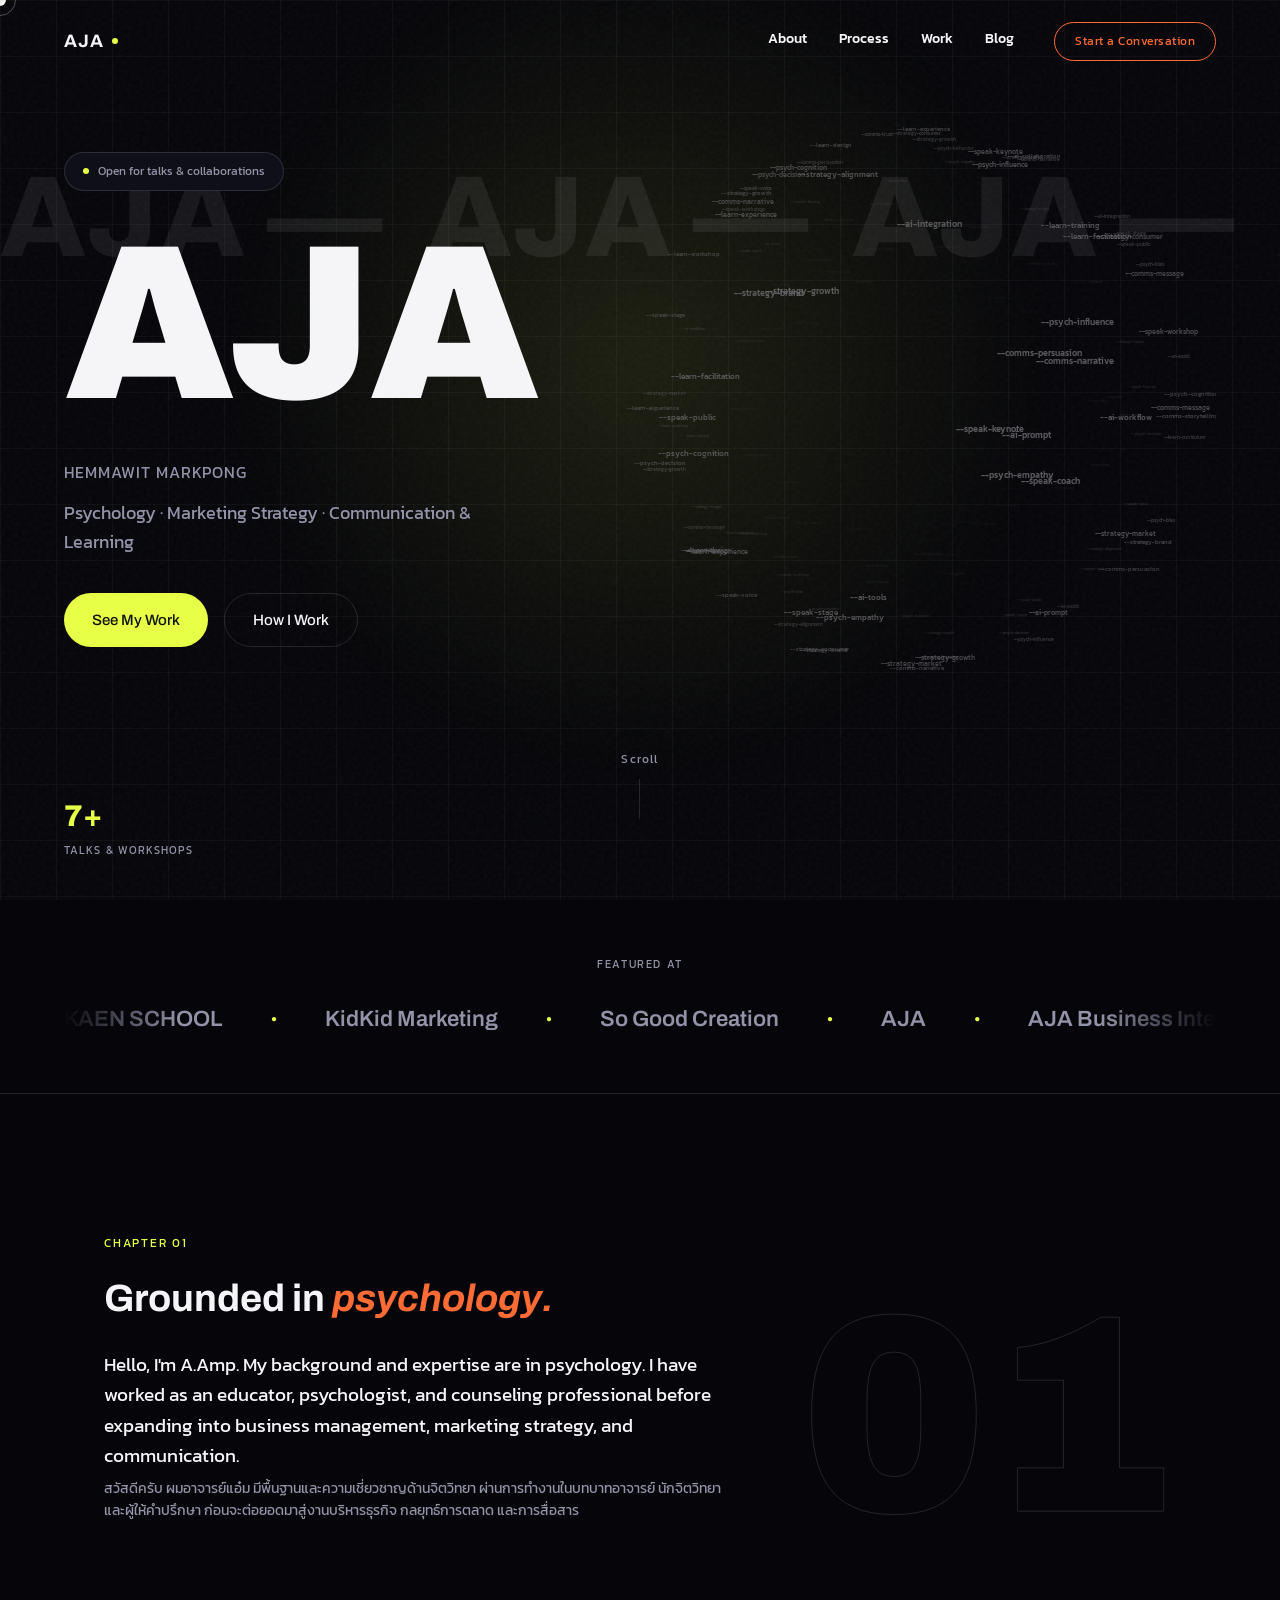
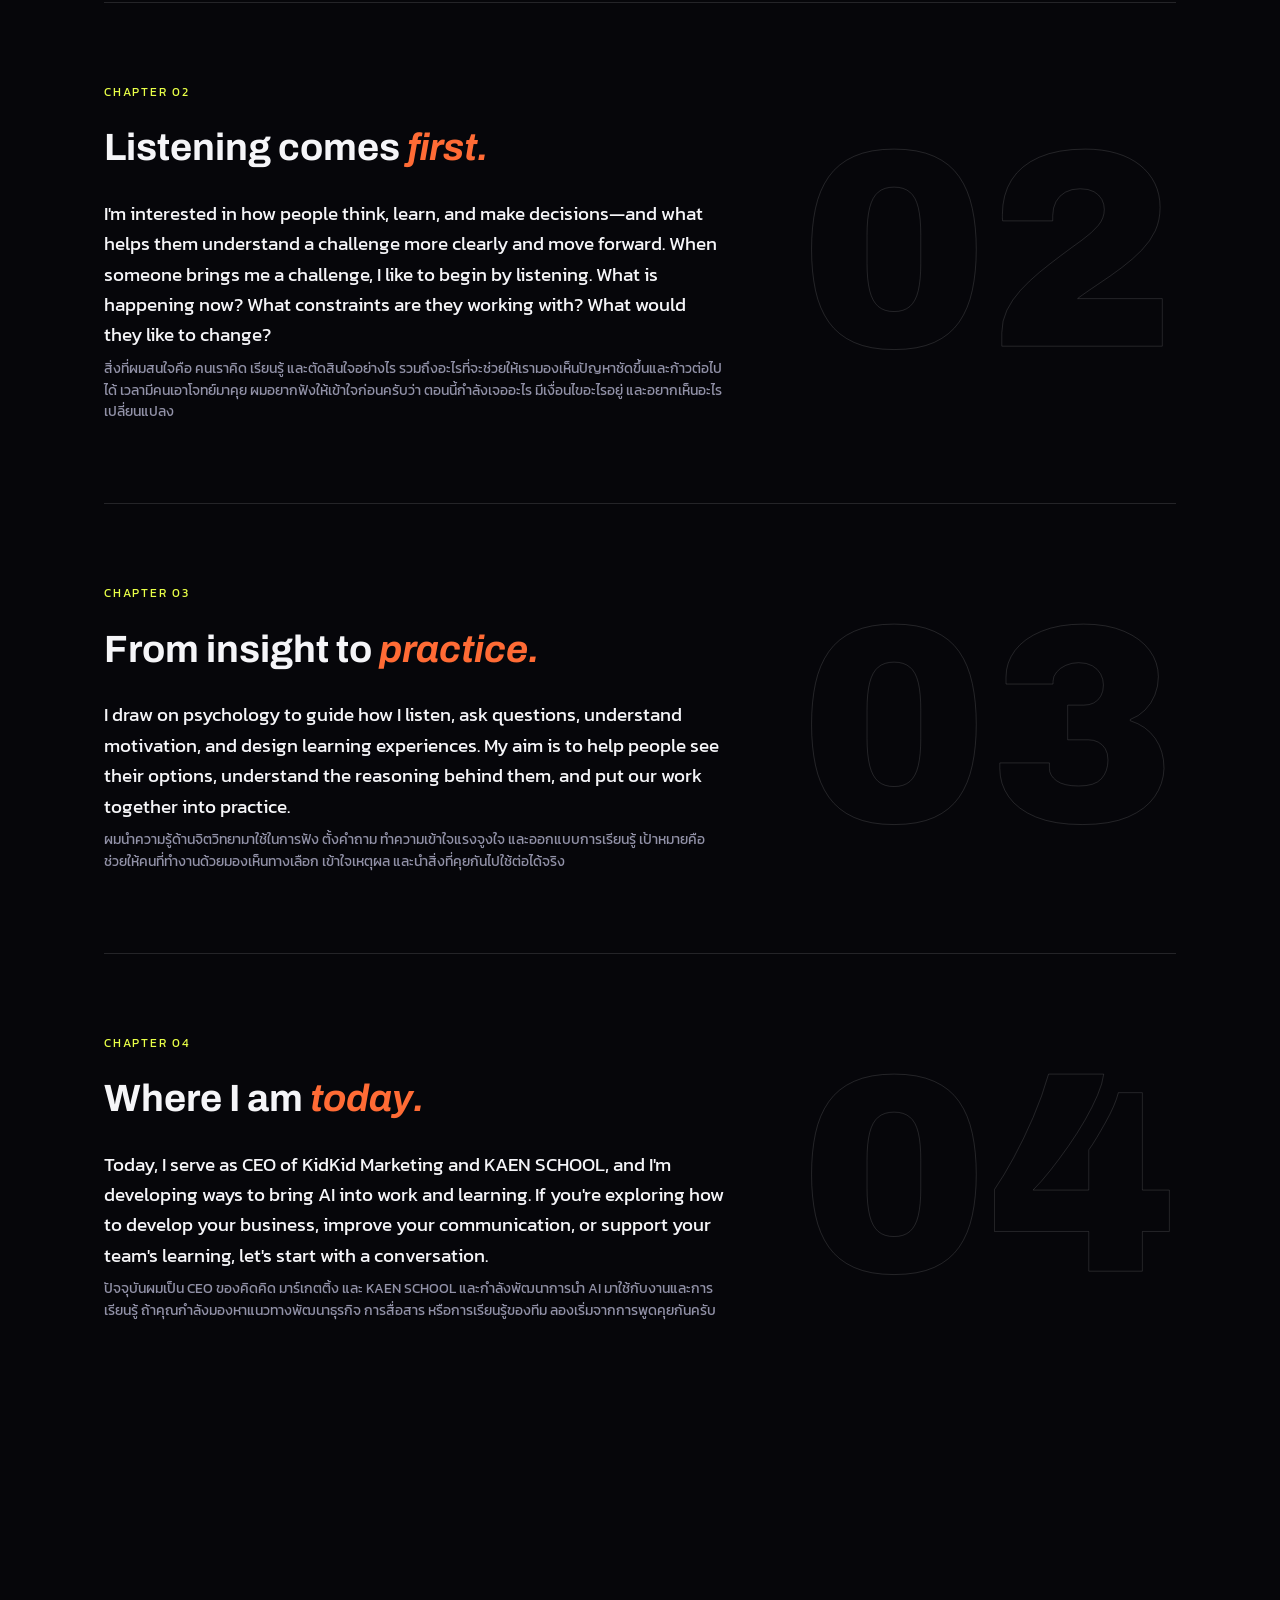
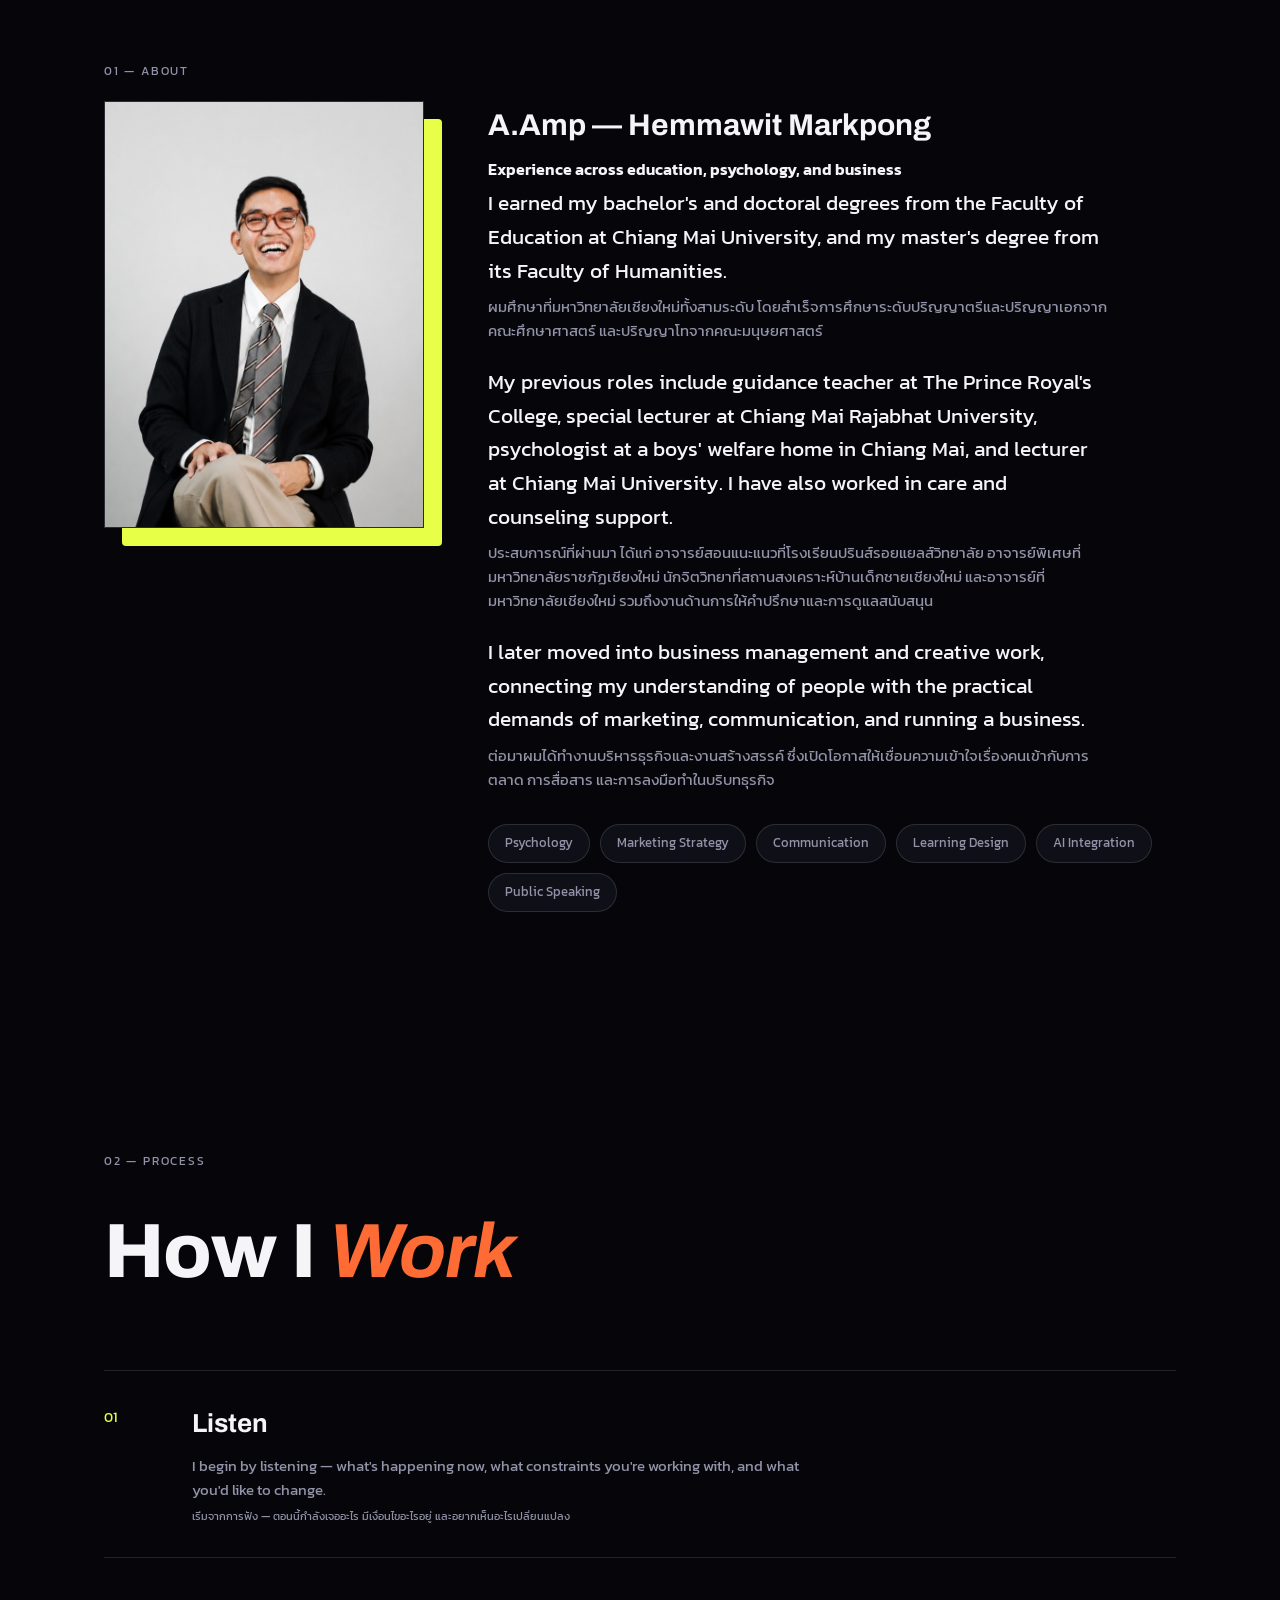
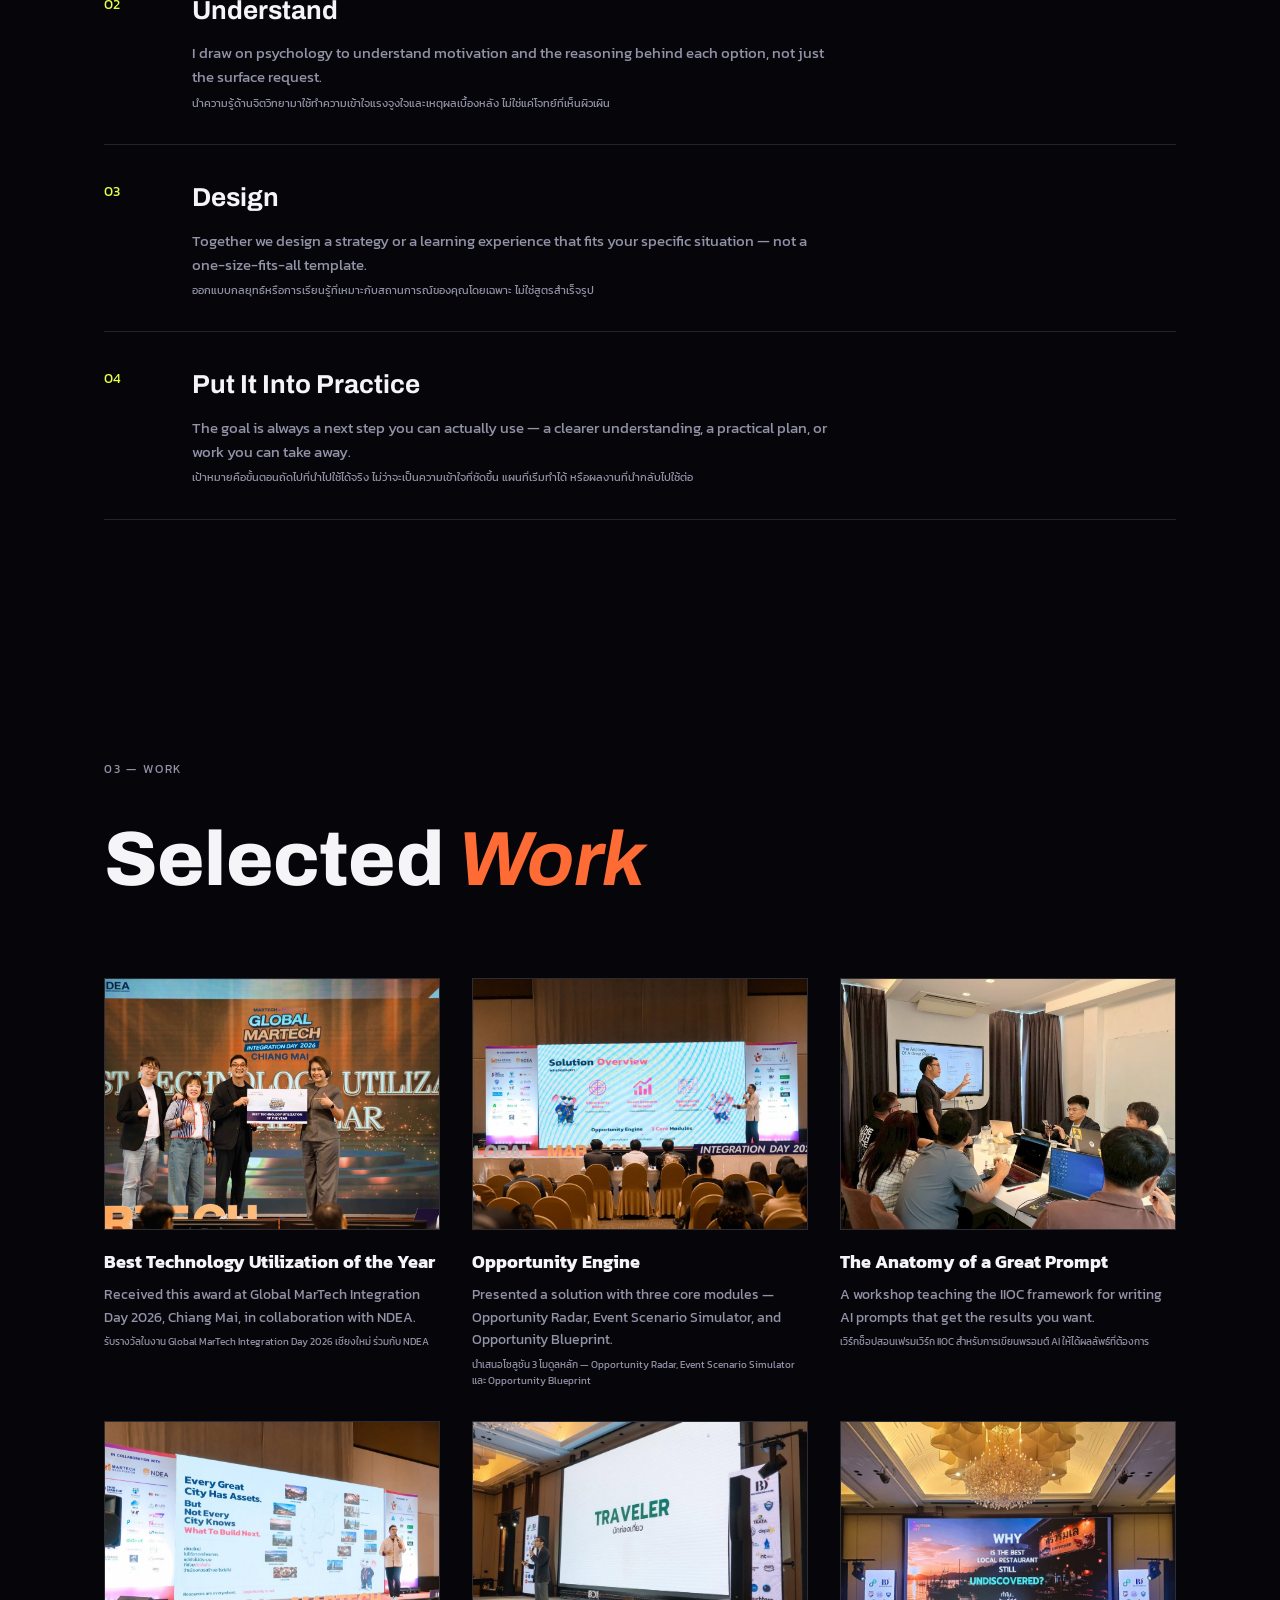
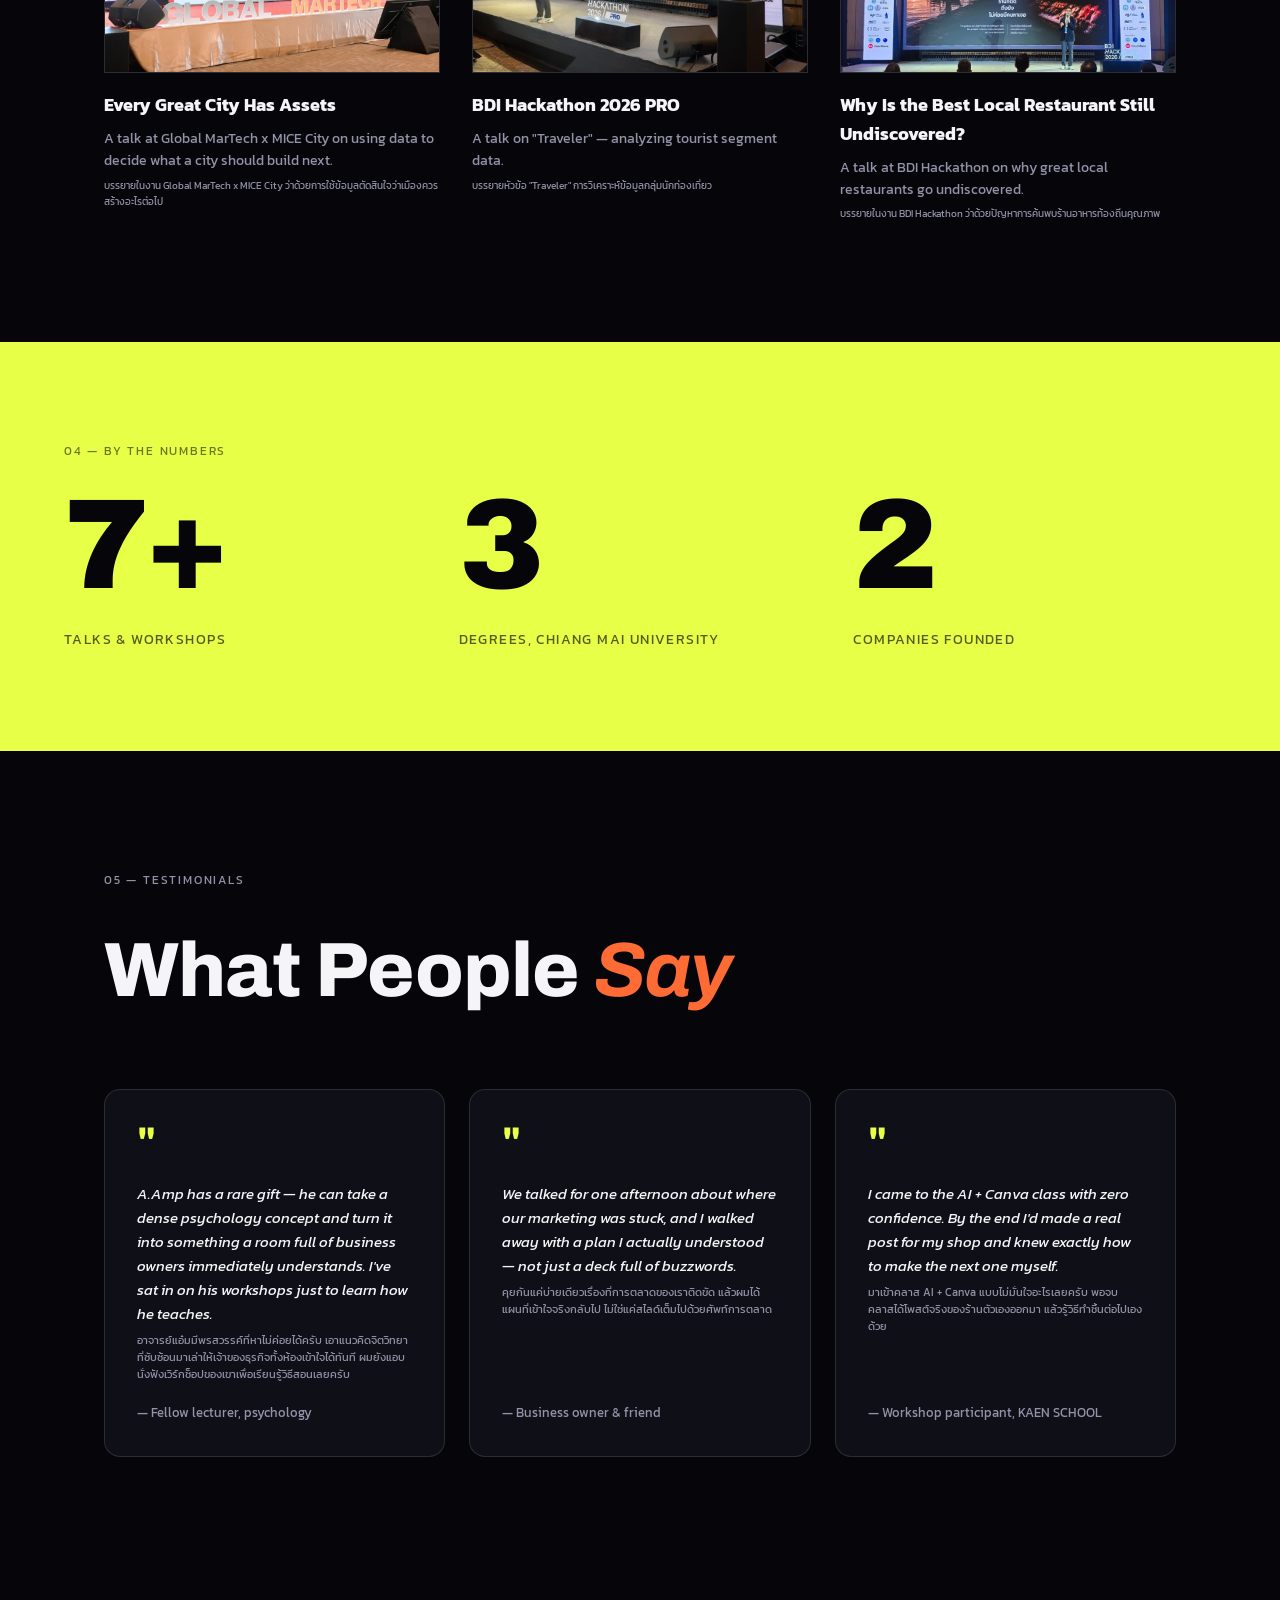
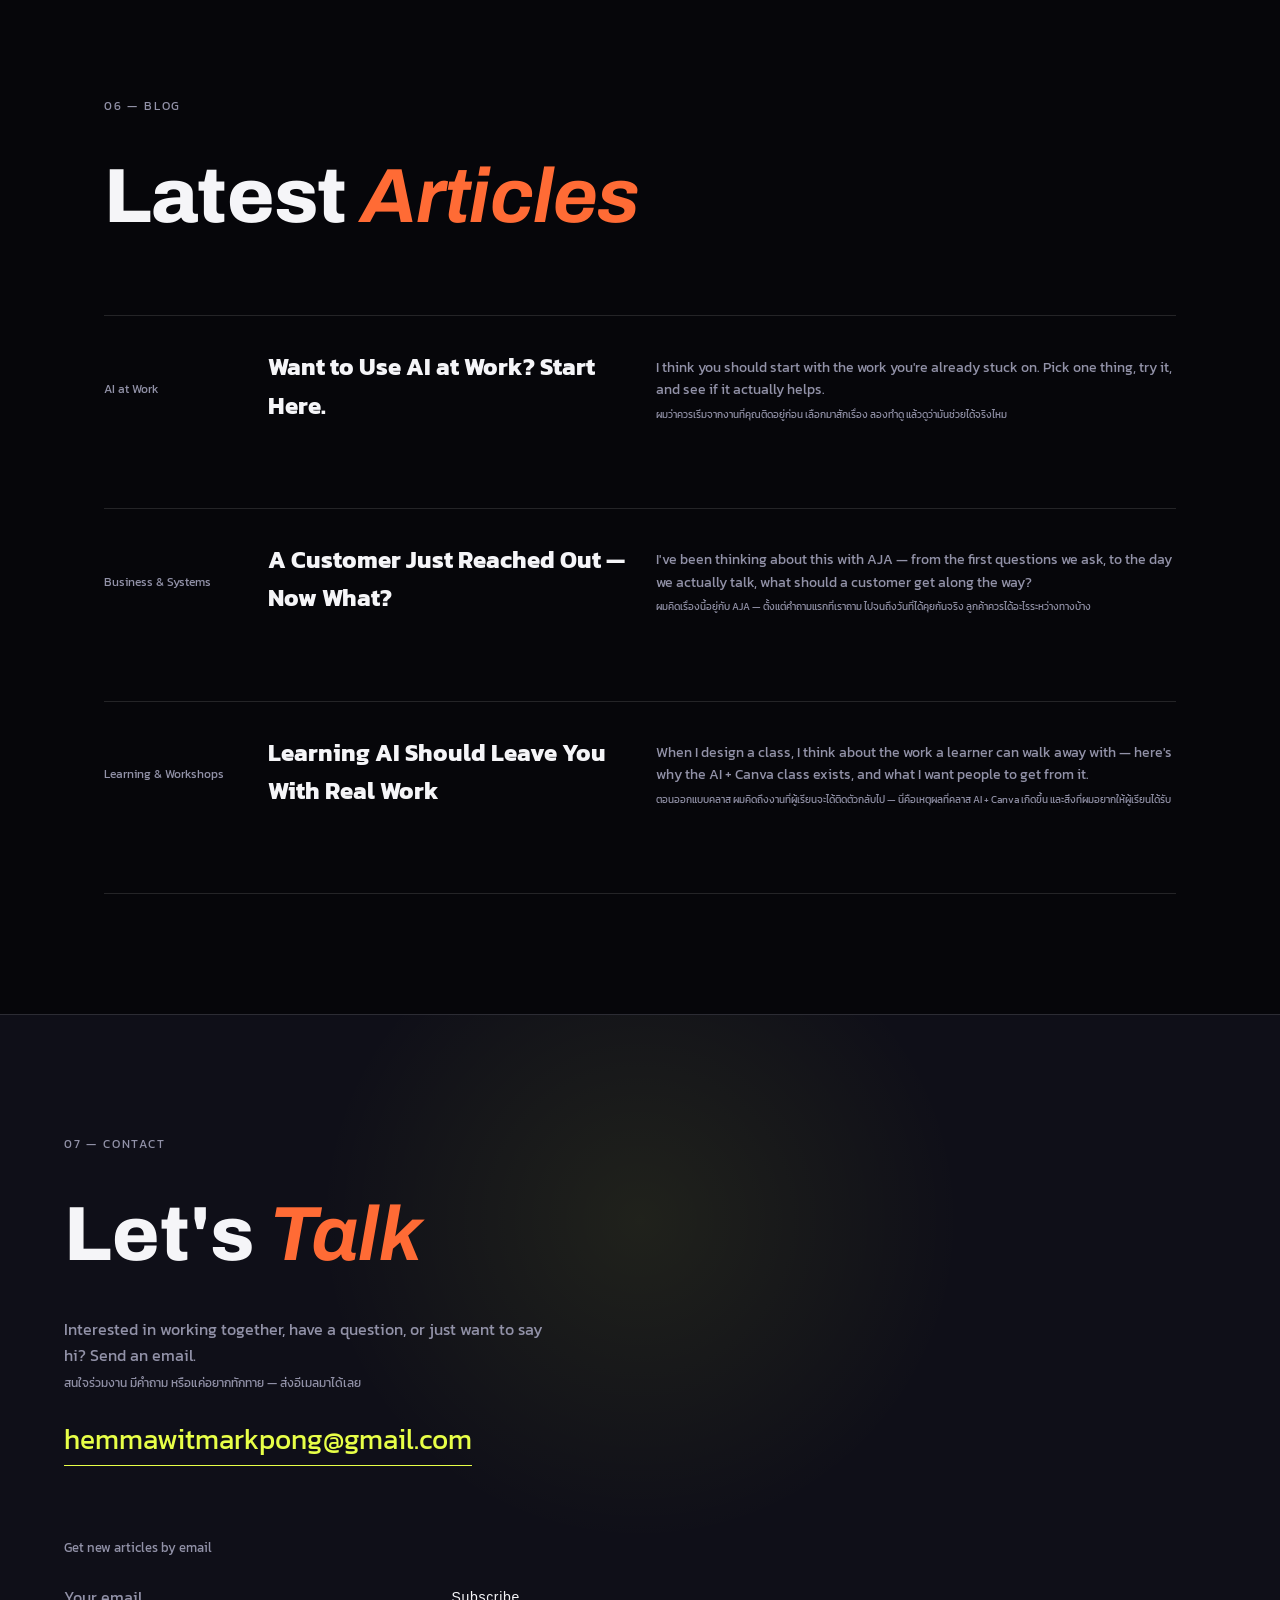
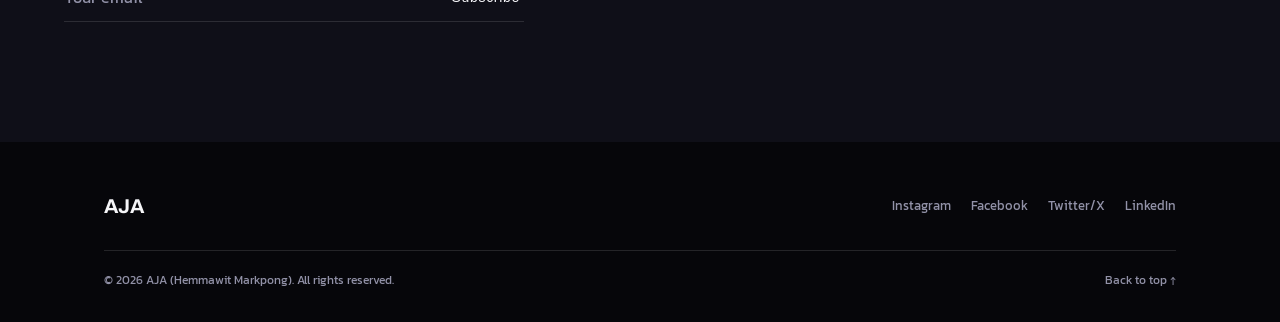
<file: index.html>
<!DOCTYPE html>
<html lang="en">
<head>
<meta charset="UTF-8">
<meta name="viewport" content="width=device-width, initial-scale=1.0">
<title>AJA — Personal Website</title>
<link rel="icon" href="data:image/svg+xml,%3Csvg xmlns='http://www.w3.org/2000/svg' viewBox='0 0 100 100'%3E%3Crect width='100' height='100' rx='20' fill='%2306060a'/%3E%3Ctext x='50' y='68' font-family='Arial,sans-serif' font-size='58' font-weight='900' fill='%23e8ff47' text-anchor='middle'%3EA%3C/text%3E%3C/svg%3E">
<meta name="description" content="Personal website of AJA (Hemmawit Markpong) — psychology, marketing strategy, communication &amp; learning.">
<meta property="og:type" content="website">
<meta property="og:url" content="https://hemmawitmarkpong-ai.github.io/aja-website/">
<meta property="og:title" content="AJA — Personal Website">
<meta property="og:description" content="Psychology, marketing strategy, communication & learning.">
<meta property="og:image" content="https://hemmawitmarkpong-ai.github.io/aja-website/assets/profile/profile.jpg">
<meta name="twitter:card" content="summary">
<link rel="preconnect" href="https://fonts.googleapis.com">
<link rel="preconnect" href="https://fonts.gstatic.com" crossorigin>
<link href="https://fonts.googleapis.com/css2?family=Kanit:wght@300;400;500;600;700;800;900&family=Archivo:ital,wght@0,600;0,700;0,800;0,900;1,600;1,700&display=swap" rel="stylesheet">
<link rel="stylesheet" href="css/style.css">
</head>
<body>

<div class="progress-bar" id="progressBar"></div>
<div class="cursor-ring" id="cursorRing"></div>
<div class="cursor-dot" id="cursorDot"></div>

<header class="nav" id="nav">
  <a href="#top" class="nav__logo">AJA</a>
  <div class="nav__right">
    <nav class="nav__links">
      <a href="#about">About</a>
      <a href="#process">Process</a>
      <a href="#work">Work</a>
      <a href="#blog">Blog</a>
    </nav>
    <a href="#contact" class="nav__cta">Start a Conversation</a>
  </div>
  <button class="nav__toggle" id="navToggle" aria-label="Open menu" aria-expanded="false" aria-controls="mobileMenu">
    <span></span><span></span><span></span>
  </button>
</header>

<div class="mobile-menu" id="mobileMenu">
  <a href="#about">About</a>
  <a href="#process">Process</a>
  <a href="#work">Work</a>
  <a href="#blog">Blog</a>
  <a href="#contact">Contact</a>
</div>

<main id="top">

  <!-- HERO -->
  <section class="hero">
    <div class="hero__grid" aria-hidden="true"></div>
    <div class="hero__glow" aria-hidden="true"></div>
    <div class="hero__noise" aria-hidden="true"></div>

    <div class="hero__marquee" aria-hidden="true">
      <div class="hero__marquee-track">
        <span>AJA</span><span>&nbsp;&mdash;&nbsp;</span>
        <span>AJA</span><span>&nbsp;&mdash;&nbsp;</span>
        <span>AJA</span><span>&nbsp;&mdash;&nbsp;</span>
        <span>AJA</span><span>&nbsp;&mdash;&nbsp;</span>
      </div>
    </div>

    <div class="hero__row">
      <div class="hero__content">
        <div class="hero__badge reveal-fade">
          <i></i>Open for talks &amp; collaborations
        </div>

        <h1 class="hero__title">
          <span class="reveal"><span class="dance-letter">A</span><span class="dance-letter">J</span><span class="dance-letter">A</span></span>
        </h1>

        <p class="hero__realname reveal-fade">Hemmawit Markpong</p>
        <p class="hero__tagline reveal-fade">Psychology · Marketing Strategy · Communication &amp; Learning</p>

        <div class="hero__actions reveal-fade">
          <a href="#work" class="btn btn--solid">See My Work</a>
          <a href="#process" class="btn btn--outline">How I Work</a>
        </div>
      </div>

      <canvas class="hero__globe" id="heroGlobe" aria-hidden="true"></canvas>
    </div>

    <a class="hero__scroll" href="#about" aria-label="Scroll down">
      <span>Scroll</span>
      <i></i>
    </a>

    <div class="hero__stat">
      <strong>7+</strong>
      <span>Talks &amp; Workshops</span>
    </div>
  </section>

  <!-- LOGO CLOUD -->
  <section class="logocloud">
    <div class="logocloud__label reveal-fade">Featured At</div>
    <div class="logocloud__track-wrap">
      <div class="logocloud__track">
        <span>KAEN SCHOOL</span><span class="dot">●</span>
        <span>KidKid Marketing</span><span class="dot">●</span>
        <span>So Good Creation</span><span class="dot">●</span>
        <span>AJA</span><span class="dot">●</span>
        <span>AJA Business Intelligence System</span><span class="dot">●</span>
        <span>KAEN SCHOOL</span><span class="dot">●</span>
        <span>KidKid Marketing</span><span class="dot">●</span>
        <span>So Good Creation</span><span class="dot">●</span>
        <span>AJA</span><span class="dot">●</span>
        <span>AJA Business Intelligence System</span><span class="dot">●</span>
      </div>
    </div>
  </section>

  <!-- STORY -->
  <section class="story">
    <div class="story__chapter reveal-fade">
      <span class="story__num">01</span>
      <div class="story__label">Chapter 01</div>
      <h2 class="story__title">Grounded in <em>psychology.</em></h2>
      <p>Hello, I'm A.Amp. My background and expertise are in psychology. I have worked as an educator, psychologist, and counseling professional before expanding into business management, marketing strategy, and communication.
        <span class="th">สวัสดีครับ ผมอาจารย์แอ๋ม มีพื้นฐานและความเชี่ยวชาญด้านจิตวิทยา ผ่านการทำงานในบทบาทอาจารย์ นักจิตวิทยา และผู้ให้คำปรึกษา ก่อนจะต่อยอดมาสู่งานบริหารธุรกิจ กลยุทธ์การตลาด และการสื่อสาร</span>
      </p>
    </div>

    <div class="story__chapter reveal-fade">
      <span class="story__num">02</span>
      <div class="story__label">Chapter 02</div>
      <h2 class="story__title">Listening comes <em>first.</em></h2>
      <p>I'm interested in how people think, learn, and make decisions—and what helps them understand a challenge more clearly and move forward. When someone brings me a challenge, I like to begin by listening. What is happening now? What constraints are they working with? What would they like to change?
        <span class="th">สิ่งที่ผมสนใจคือ คนเราคิด เรียนรู้ และตัดสินใจอย่างไร รวมถึงอะไรที่จะช่วยให้เรามองเห็นปัญหาชัดขึ้นและก้าวต่อไปได้ เวลามีคนเอาโจทย์มาคุย ผมอยากฟังให้เข้าใจก่อนครับว่า ตอนนี้กำลังเจออะไร มีเงื่อนไขอะไรอยู่ และอยากเห็นอะไรเปลี่ยนแปลง</span>
      </p>
    </div>

    <div class="story__chapter reveal-fade">
      <span class="story__num">03</span>
      <div class="story__label">Chapter 03</div>
      <h2 class="story__title">From insight to <em>practice.</em></h2>
      <p>I draw on psychology to guide how I listen, ask questions, understand motivation, and design learning experiences. My aim is to help people see their options, understand the reasoning behind them, and put our work together into practice.
        <span class="th">ผมนำความรู้ด้านจิตวิทยามาใช้ในการฟัง ตั้งคำถาม ทำความเข้าใจแรงจูงใจ และออกแบบการเรียนรู้ เป้าหมายคือช่วยให้คนที่ทำงานด้วยมองเห็นทางเลือก เข้าใจเหตุผล และนำสิ่งที่คุยกันไปใช้ต่อได้จริง</span>
      </p>
    </div>

    <div class="story__chapter reveal-fade">
      <span class="story__num">04</span>
      <div class="story__label">Chapter 04</div>
      <h2 class="story__title">Where I am <em>today.</em></h2>
      <p>Today, I serve as CEO of KidKid Marketing and KAEN SCHOOL, and I'm developing ways to bring AI into work and learning. If you're exploring how to develop your business, improve your communication, or support your team's learning, let's start with a conversation.
        <span class="th">ปัจจุบันผมเป็น CEO ของคิดคิด มาร์เกตติ้ง และ KAEN SCHOOL และกำลังพัฒนาการนำ AI มาใช้กับงานและการเรียนรู้ ถ้าคุณกำลังมองหาแนวทางพัฒนาธุรกิจ การสื่อสาร หรือการเรียนรู้ของทีม ลองเริ่มจากการพูดคุยกันครับ</span>
      </p>
    </div>
  </section>

  <!-- ABOUT -->
  <section id="about" class="about section">
    <div class="section__label reveal-fade">01 &mdash; About</div>
    <div class="about__grid">
      <div class="about__photo-wrap reveal-fade">
        <div class="about__photo">
          <img src="assets/profile/profile.jpg" alt="A.Amp — Hemmawit Markpong">
        </div>
      </div>
      <div class="about__text">
        <h3 style="font-family:var(--font-display); font-weight:700; font-size:clamp(22px,3vw,30px); margin-bottom:8px;">
          A.Amp — Hemmawit Markpong
        </h3>

        <h4 style="font-size:16px; font-weight:600; margin:8px 0 4px;">
          Experience across education, psychology, and business
        </h4>

        <p class="reveal-fade">
          I earned my bachelor's and doctoral degrees from the Faculty of Education at Chiang Mai University, and my master's degree from its Faculty of Humanities.
          <span class="th">ผมศึกษาที่มหาวิทยาลัยเชียงใหม่ทั้งสามระดับ โดยสำเร็จการศึกษาระดับปริญญาตรีและปริญญาเอกจากคณะศึกษาศาสตร์ และปริญญาโทจากคณะมนุษยศาสตร์</span>
        </p>

        <p class="reveal-fade">
          My previous roles include guidance teacher at The Prince Royal's College, special lecturer at Chiang Mai Rajabhat University, psychologist at a boys' welfare home in Chiang Mai, and lecturer at Chiang Mai University. I have also worked in care and counseling support.
          <span class="th">ประสบการณ์ที่ผ่านมา ได้แก่ อาจารย์สอนแนะแนวที่โรงเรียนปรินส์รอยแยลส์วิทยาลัย อาจารย์พิเศษที่มหาวิทยาลัยราชภัฏเชียงใหม่ นักจิตวิทยาที่สถานสงเคราะห์บ้านเด็กชายเชียงใหม่ และอาจารย์ที่มหาวิทยาลัยเชียงใหม่ รวมถึงงานด้านการให้คำปรึกษาและการดูแลสนับสนุน</span>
        </p>

        <p class="reveal-fade">
          I later moved into business management and creative work, connecting my understanding of people with the practical demands of marketing, communication, and running a business.
          <span class="th">ต่อมาผมได้ทำงานบริหารธุรกิจและงานสร้างสรรค์ ซึ่งเปิดโอกาสให้เชื่อมความเข้าใจเรื่องคนเข้ากับการตลาด การสื่อสาร และการลงมือทำในบริบทธุรกิจ</span>
        </p>

        <ul class="about__tags reveal-fade">
          <li>Psychology</li>
          <li>Marketing Strategy</li>
          <li>Communication</li>
          <li>Learning Design</li>
          <li>AI Integration</li>
          <li>Public Speaking</li>
        </ul>
      </div>
    </div>
  </section>

  <!-- PROCESS -->
  <section id="process" class="section">
    <div class="section__label reveal-fade">02 &mdash; Process</div>
    <h2 class="section__title reveal-fade">How I <em>Work</em></h2>

    <div class="process__list">
      <div class="process__item reveal-fade">
        <span class="process__num">01</span>
        <div class="process__body">
          <h3>Listen</h3>
          <p>I begin by listening — what's happening now, what constraints you're working with, and what you'd like to change.
            <span class="th">เริ่มจากการฟัง — ตอนนี้กำลังเจออะไร มีเงื่อนไขอะไรอยู่ และอยากเห็นอะไรเปลี่ยนแปลง</span>
          </p>
        </div>
      </div>
      <div class="process__item reveal-fade">
        <span class="process__num">02</span>
        <div class="process__body">
          <h3>Understand</h3>
          <p>I draw on psychology to understand motivation and the reasoning behind each option, not just the surface request.
            <span class="th">นำความรู้ด้านจิตวิทยามาใช้ทำความเข้าใจแรงจูงใจและเหตุผลเบื้องหลัง ไม่ใช่แค่โจทย์ที่เห็นผิวเผิน</span>
          </p>
        </div>
      </div>
      <div class="process__item reveal-fade">
        <span class="process__num">03</span>
        <div class="process__body">
          <h3>Design</h3>
          <p>Together we design a strategy or a learning experience that fits your specific situation — not a one-size-fits-all template.
            <span class="th">ออกแบบกลยุทธ์หรือการเรียนรู้ที่เหมาะกับสถานการณ์ของคุณโดยเฉพาะ ไม่ใช่สูตรสำเร็จรูป</span>
          </p>
        </div>
      </div>
      <div class="process__item reveal-fade">
        <span class="process__num">04</span>
        <div class="process__body">
          <h3>Put It Into Practice</h3>
          <p>The goal is always a next step you can actually use — a clearer understanding, a practical plan, or work you can take away.
            <span class="th">เป้าหมายคือขั้นตอนถัดไปที่นำไปใช้ได้จริง ไม่ว่าจะเป็นความเข้าใจที่ชัดขึ้น แผนที่เริ่มทำได้ หรือผลงานที่นำกลับไปใช้ต่อ</span>
          </p>
        </div>
      </div>
    </div>
  </section>

  <!-- WORK -->
  <section id="work" class="work section">
    <div class="section__label reveal-fade">03 &mdash; Work</div>
    <h2 class="section__title reveal-fade">Selected <em>Work</em></h2>

    <div class="work__grid">
      <article class="work__item reveal-fade">
        <div class="work__thumb"><img src="assets/work/work-1.jpg" alt="Best Technology Utilization of the Year award" loading="lazy"></div>
        <h3>Best Technology Utilization of the Year</h3>
        <p>Received this award at Global MarTech Integration Day 2026, Chiang Mai, in collaboration with NDEA.
          <span class="th">รับรางวัลในงาน Global MarTech Integration Day 2026 เชียงใหม่ ร่วมกับ NDEA</span>
        </p>
      </article>
      <article class="work__item reveal-fade">
        <div class="work__thumb"><img src="assets/work/work-5.jpg" alt="Presenting Opportunity Engine" loading="lazy"></div>
        <h3>Opportunity Engine</h3>
        <p>Presented a solution with three core modules — Opportunity Radar, Event Scenario Simulator, and Opportunity Blueprint.
          <span class="th">นำเสนอโซลูชัน 3 โมดูลหลัก — Opportunity Radar, Event Scenario Simulator และ Opportunity Blueprint</span>
        </p>
      </article>
      <article class="work__item reveal-fade">
        <div class="work__thumb"><img src="assets/work/work-4.jpg" alt="Workshop: The Anatomy of a Great Prompt" loading="lazy"></div>
        <h3>The Anatomy of a Great Prompt</h3>
        <p>A workshop teaching the IIOC framework for writing AI prompts that get the results you want.
          <span class="th">เวิร์กช็อปสอนเฟรมเวิร์ก IIOC สำหรับการเขียนพรอมต์ AI ให้ได้ผลลัพธ์ที่ต้องการ</span>
        </p>
      </article>
      <article class="work__item reveal-fade">
        <div class="work__thumb"><img src="assets/work/work-3.jpg" alt="Every Great City Has Assets" loading="lazy"></div>
        <h3>Every Great City Has Assets</h3>
        <p>A talk at Global MarTech x MICE City on using data to decide what a city should build next.
          <span class="th">บรรยายในงาน Global MarTech x MICE City ว่าด้วยการใช้ข้อมูลตัดสินใจว่าเมืองควรสร้างอะไรต่อไป</span>
        </p>
      </article>
      <article class="work__item reveal-fade">
        <div class="work__thumb"><img src="assets/work/work-2.jpg" alt="Speaking at BDI Hackathon 2026 PRO" loading="lazy"></div>
        <h3>BDI Hackathon 2026 PRO</h3>
        <p>A talk on "Traveler" — analyzing tourist segment data.
          <span class="th">บรรยายหัวข้อ "Traveler" การวิเคราะห์ข้อมูลกลุ่มนักท่องเที่ยว</span>
        </p>
      </article>
      <article class="work__item reveal-fade">
        <div class="work__thumb"><img src="assets/work/work-6.jpg" alt="Why is the best local restaurant still undiscovered?" loading="lazy"></div>
        <h3>Why Is the Best Local Restaurant Still Undiscovered?</h3>
        <p>A talk at BDI Hackathon on why great local restaurants go undiscovered.
          <span class="th">บรรยายในงาน BDI Hackathon ว่าด้วยปัญหาการค้นพบร้านอาหารท้องถิ่นคุณภาพ</span>
        </p>
      </article>
    </div>
  </section>

  <!-- STATS -->
  <section class="stats-block">
    <div class="section__label reveal-fade">04 &mdash; By the Numbers</div>
    <div class="stats__grid">
      <div class="stat reveal-fade">
        <strong>7+</strong>
        <span>Talks &amp; Workshops</span>
      </div>
      <div class="stat reveal-fade">
        <strong>3</strong>
        <span>Degrees, Chiang Mai University</span>
      </div>
      <div class="stat reveal-fade">
        <strong>2</strong>
        <span>Companies Founded</span>
      </div>
    </div>
  </section>

  <!-- TESTIMONIALS -->
  <section id="testimonials" class="section">
    <div class="section__label reveal-fade">05 &mdash; Testimonials</div>
    <h2 class="section__title reveal-fade">What People <em>Say</em></h2>

    <div class="testimonials__grid">
      <div class="testimonial reveal-fade">
        <span class="testimonial__mark">"</span>
        <p class="testimonial__quote">A.Amp has a rare gift — he can take a dense psychology concept and turn it into something a room full of business owners immediately understands. I've sat in on his workshops just to learn how he teaches.
          <span class="th">อาจารย์แอ๋มมีพรสวรรค์ที่หาไม่ค่อยได้ครับ เอาแนวคิดจิตวิทยาที่ซับซ้อนมาเล่าให้เจ้าของธุรกิจทั้งห้องเข้าใจได้ทันที ผมยังแอบนั่งฟังเวิร์กช็อปของเขาเพื่อเรียนรู้วิธีสอนเลยครับ</span>
        </p>
        <div class="testimonial__author">— Fellow lecturer, psychology</div>
      </div>
      <div class="testimonial reveal-fade">
        <span class="testimonial__mark">"</span>
        <p class="testimonial__quote">We talked for one afternoon about where our marketing was stuck, and I walked away with a plan I actually understood — not just a deck full of buzzwords.
          <span class="th">คุยกันแค่บ่ายเดียวเรื่องที่การตลาดของเราติดขัด แล้วผมได้แผนที่เข้าใจจริงกลับไป ไม่ใช่แค่สไลด์เต็มไปด้วยศัพท์การตลาด</span>
        </p>
        <div class="testimonial__author">— Business owner &amp; friend</div>
      </div>
      <div class="testimonial reveal-fade">
        <span class="testimonial__mark">"</span>
        <p class="testimonial__quote">I came to the AI + Canva class with zero confidence. By the end I'd made a real post for my shop and knew exactly how to make the next one myself.
          <span class="th">มาเข้าคลาส AI + Canva แบบไม่มั่นใจอะไรเลยครับ พอจบคลาสได้โพสต์จริงของร้านตัวเองออกมา แล้วรู้วิธีทำชิ้นต่อไปเองด้วย</span>
        </p>
        <div class="testimonial__author">— Workshop participant, KAEN SCHOOL</div>
      </div>
    </div>
  </section>

  <!-- BLOG -->
  <section id="blog" class="blog section">
    <div class="section__label reveal-fade">06 &mdash; Blog</div>
    <h2 class="section__title reveal-fade">Latest <em>Articles</em></h2>

    <div class="blog__list">
      <a href="blog/start-with-the-work-before-ai.html" class="blog__item reveal-fade">
        <span class="blog__date">AI at Work</span>
        <h3 class="blog__title">Want to Use AI at Work? Start Here.</h3>
        <p class="blog__excerpt">I think you should start with the work you're already stuck on. Pick one thing, try it, and see if it actually helps.
          <span class="th">ผมว่าควรเริ่มจากงานที่คุณติดอยู่ก่อน เลือกมาสักเรื่อง ลองทำดู แล้วดูว่ามันช่วยได้จริงไหม</span>
        </p>
        <span class="blog__more">Read more →</span>
      </a>
      <a href="blog/follow-the-customer-after-first-contact.html" class="blog__item reveal-fade">
        <span class="blog__date">Business &amp; Systems</span>
        <h3 class="blog__title">A Customer Just Reached Out — Now What?</h3>
        <p class="blog__excerpt">I've been thinking about this with AJA — from the first questions we ask, to the day we actually talk, what should a customer get along the way?
          <span class="th">ผมคิดเรื่องนี้อยู่กับ AJA — ตั้งแต่คำถามแรกที่เราถาม ไปจนถึงวันที่ได้คุยกันจริง ลูกค้าควรได้อะไรระหว่างทางบ้าง</span>
        </p>
        <span class="blog__more">Read more →</span>
      </a>
      <a href="blog/learning-ai-through-real-work.html" class="blog__item reveal-fade">
        <span class="blog__date">Learning &amp; Workshops</span>
        <h3 class="blog__title">Learning AI Should Leave You With Real Work</h3>
        <p class="blog__excerpt">When I design a class, I think about the work a learner can walk away with — here's why the AI + Canva class exists, and what I want people to get from it.
          <span class="th">ตอนออกแบบคลาส ผมคิดถึงงานที่ผู้เรียนจะได้ติดตัวกลับไป — นี่คือเหตุผลที่คลาส AI + Canva เกิดขึ้น และสิ่งที่ผมอยากให้ผู้เรียนได้รับ</span>
        </p>
        <span class="blog__more">Read more →</span>
      </a>
    </div>
  </section>

  <!-- NEWSLETTER / CONTACT -->
  <section id="contact" class="contact section">
    <div class="contact__inner">
      <div class="section__label reveal-fade">07 &mdash; Contact</div>
      <h2 class="contact__title reveal-fade">Let's <em>Talk</em></h2>
      <p class="contact__text reveal-fade">
        Interested in working together, have a question, or just want to say hi? Send an email.
        <span class="th">สนใจร่วมงาน มีคำถาม หรือแค่อยากทักทาย — ส่งอีเมลมาได้เลย</span>
      </p>
      <a class="contact__email reveal-fade" href="mailto:hemmawitmarkpong@gmail.com">hemmawitmarkpong@gmail.com</a>

      <form class="newsletter reveal-fade" action="https://buttondown.com/api/emails/embed-subscribe/hemmawit" method="post" target="_blank">
        <label for="newsletterEmail" class="newsletter__label">Get new articles by email</label>
        <div class="newsletter__row">
          <input id="newsletterEmail" name="email" type="email" placeholder="Your email" required>
          <button type="submit">Subscribe</button>
        </div>
      </form>
    </div>
  </section>

</main>

<footer class="footer">
  <div class="footer__top">
    <span class="footer__name">AJA</span>
    <div class="footer__social">
      <a href="https://www.instagram.com/omam.aja" target="_blank" rel="noopener">Instagram</a>
      <a href="https://web.facebook.com/Hemmawit.markpong/" target="_blank" rel="noopener">Facebook</a>
      <a href="https://x.com/HEMMAWITAJA" target="_blank" rel="noopener">Twitter/X</a>
      <a href="https://www.linkedin.com/in/hemmawit-markpong/" target="_blank" rel="noopener">LinkedIn</a>
    </div>
  </div>
  <div class="footer__bottom">
    <span>© <span id="year"></span> AJA (Hemmawit Markpong). All rights reserved.</span>
    <a href="#top">Back to top ↑</a>
  </div>
</footer>

<script src="js/main.js"></script>
</body>
</html>
</file>
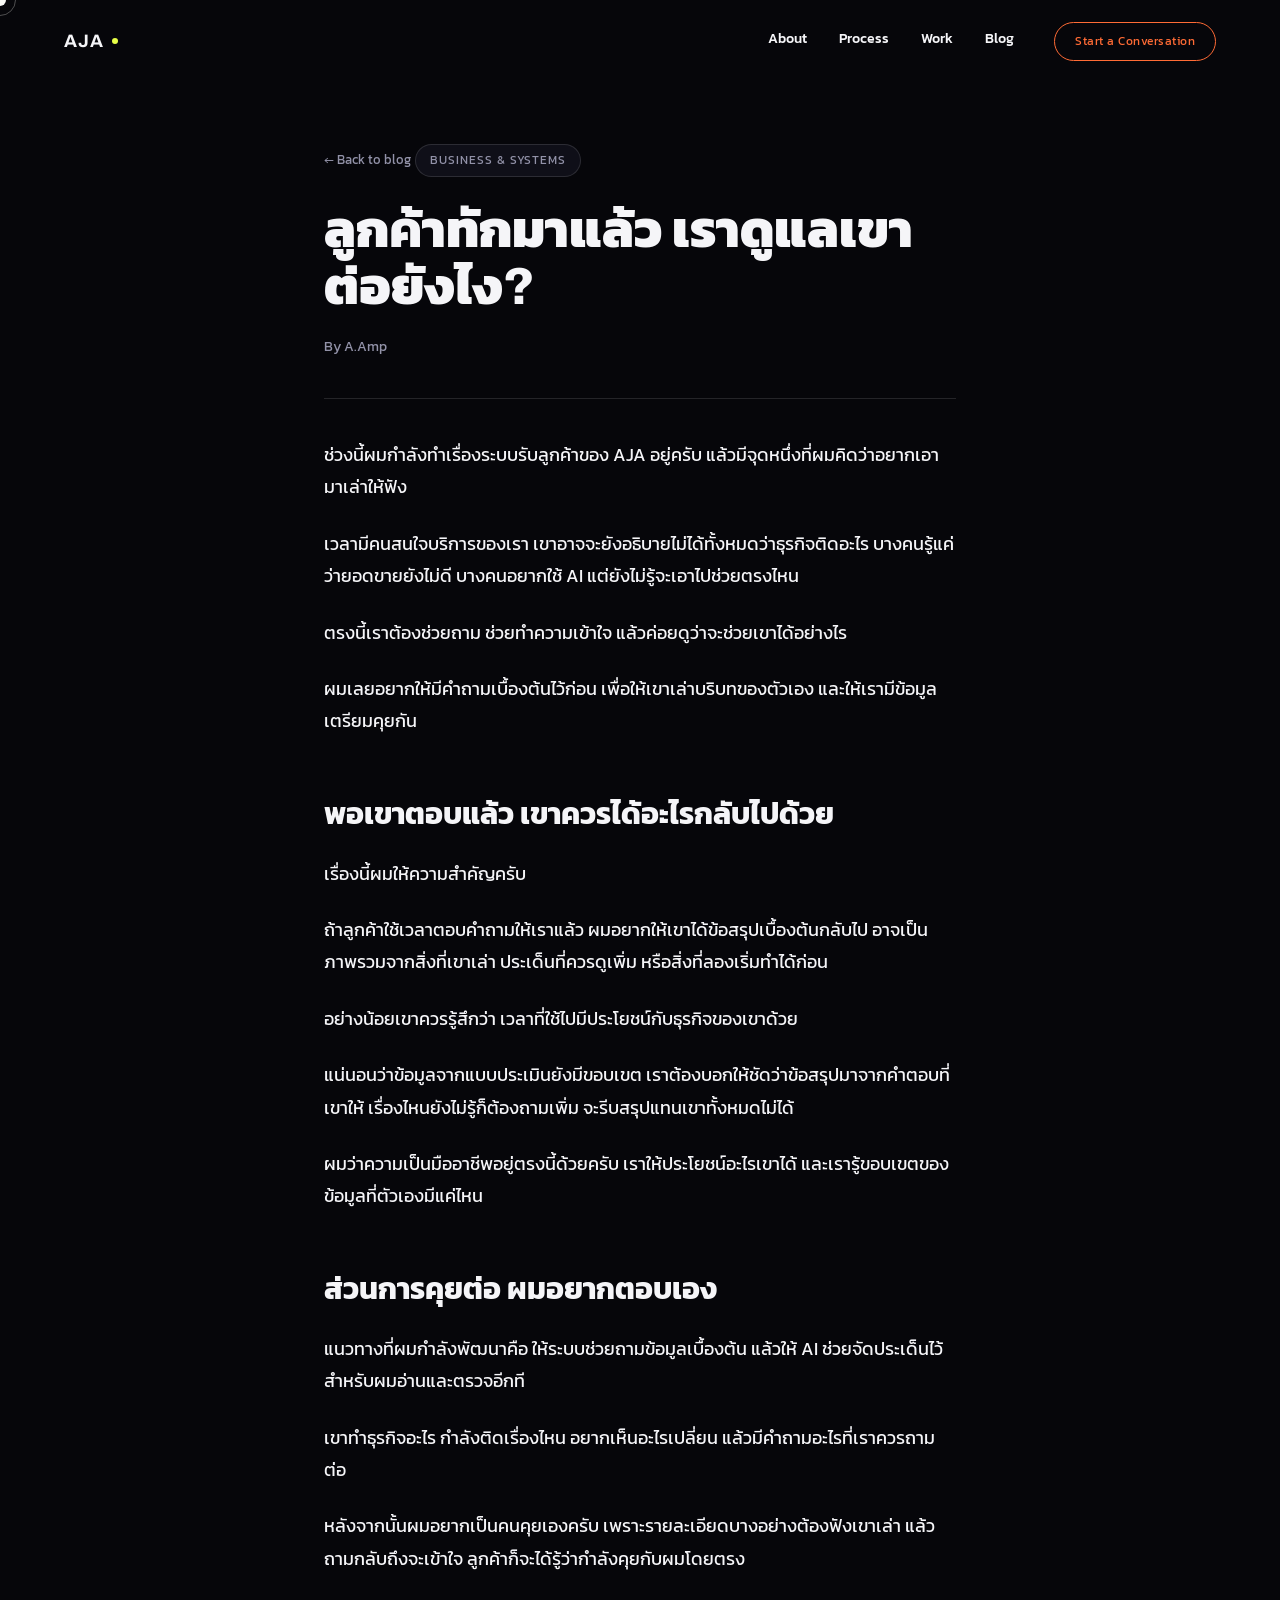
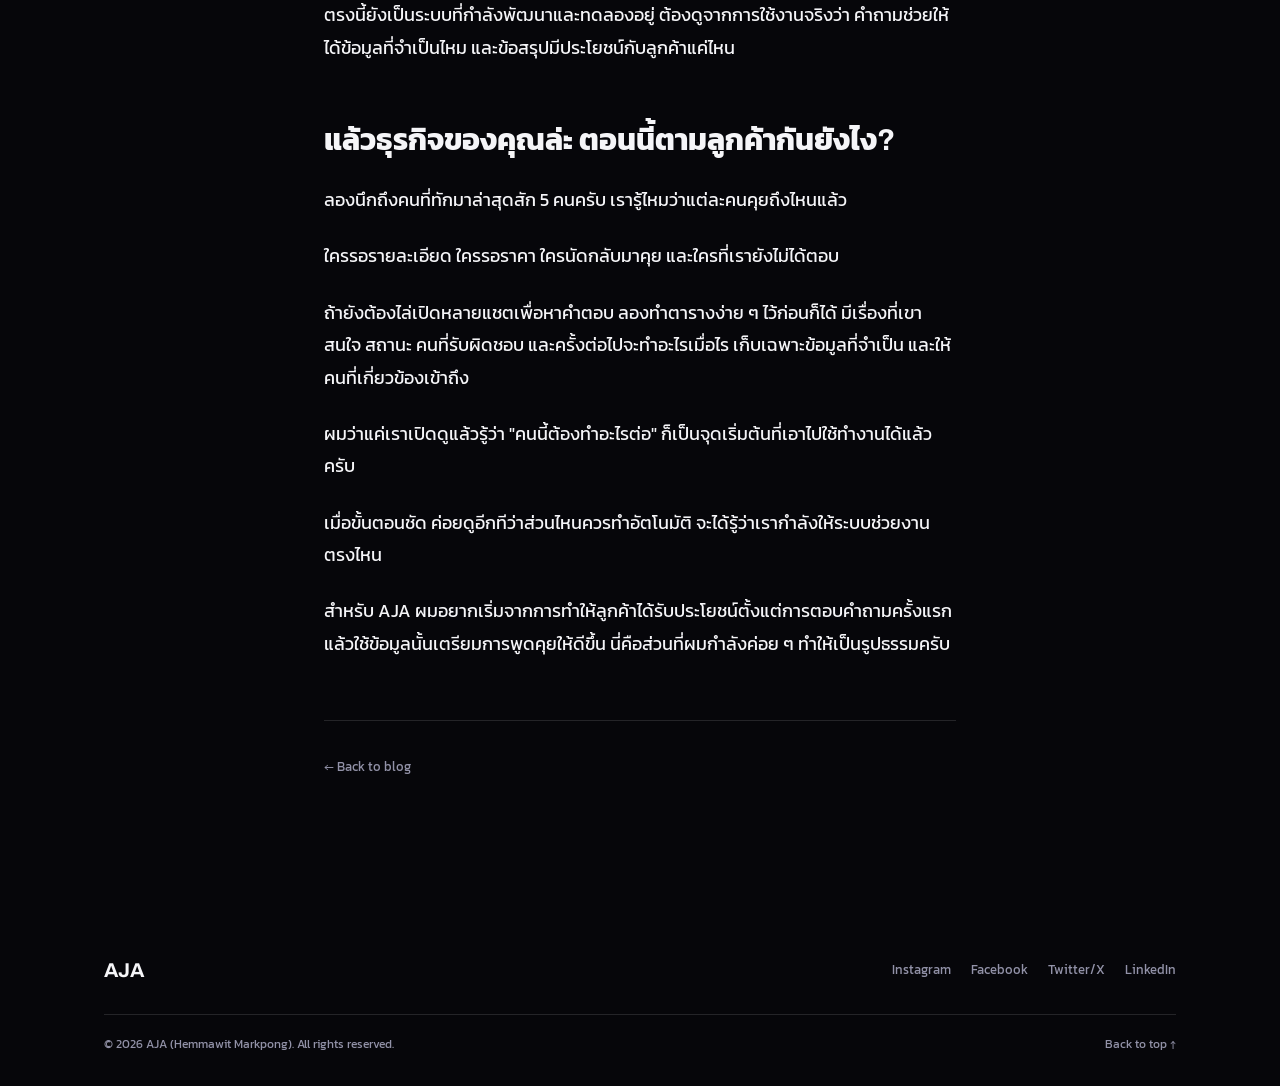
<file: blog/follow-the-customer-after-first-contact.html>
<!DOCTYPE html>
<html lang="th">
<head>
<meta charset="UTF-8">
<meta name="viewport" content="width=device-width, initial-scale=1.0">
<title>ลูกค้าทักมาแล้ว เราดูแลเขาต่อยังไง? — AJA</title>
<meta name="description" content="ผมกำลังคิดเรื่องนี้กับ AJA อยู่ครับ ตั้งแต่การถามข้อมูลเบื้องต้น ไปจนถึงวันที่เราได้คุยกัน ลูกค้าควรได้รับอะไรระหว่างทางบ้าง">
<link rel="icon" href="data:image/svg+xml,%3Csvg xmlns=%27http://www.w3.org/2000/svg%27 viewBox=%270 0 100 100%27%3E%3Crect width=%27100%27 height=%27100%27 rx=%2720%27 fill=%27%2306060a%27/%3E%3Ctext x=%2750%27 y=%2768%27 font-family=%27Arial,sans-serif%27 font-size=%2758%27 font-weight=%27900%27 fill=%27%23e8ff47%27 text-anchor=%27middle%27%3EA%3C/text%3E%3C/svg%3E">
<link rel="preconnect" href="https://fonts.googleapis.com">
<link rel="preconnect" href="https://fonts.gstatic.com" crossorigin>
<link href="https://fonts.googleapis.com/css2?family=Kanit:wght@300;400;500;600;700;800;900&family=Archivo:ital,wght@0,600;0,700;0,800;0,900;1,600;1,700&display=swap" rel="stylesheet">
<link rel="stylesheet" href="../css/style.css">
</head>
<body>

<div class="cursor-ring" id="cursorRing"></div>
<div class="cursor-dot" id="cursorDot"></div>

<header class="nav" id="nav">
  <a href="../index.html#top" class="nav__logo">AJA</a>
  <div class="nav__right">
    <nav class="nav__links">
      <a href="../index.html#about">About</a>
      <a href="../index.html#process">Process</a>
      <a href="../index.html#work">Work</a>
      <a href="../index.html#blog">Blog</a>
    </nav>
    <a href="../index.html#contact" class="nav__cta">Start a Conversation</a>
  </div>
  <button class="nav__toggle" id="navToggle" aria-label="Open menu">
    <span></span><span></span><span></span>
  </button>
</header>

<div class="mobile-menu" id="mobileMenu">
  <a href="../index.html#about">About</a>
  <a href="../index.html#process">Process</a>
  <a href="../index.html#work">Work</a>
  <a href="../index.html#blog">Blog</a>
  <a href="../index.html#contact">Contact</a>
</div>

<main>
  <article class="article">
    <a href="../index.html#blog" class="article__back">← Back to blog</a>
    <span class="article__category">Business & Systems</span>
    <h1 class="article__title">ลูกค้าทักมาแล้ว เราดูแลเขาต่อยังไง?</h1>
    <div class="article__meta">By A.Amp</div>

    <div class="article__body">
      <p>ช่วงนี้ผมกำลังทำเรื่องระบบรับลูกค้าของ AJA อยู่ครับ แล้วมีจุดหนึ่งที่ผมคิดว่าอยากเอามาเล่าให้ฟัง</p>

      <p>เวลามีคนสนใจบริการของเรา เขาอาจจะยังอธิบายไม่ได้ทั้งหมดว่าธุรกิจติดอะไร บางคนรู้แค่ว่ายอดขายยังไม่ดี บางคนอยากใช้ AI แต่ยังไม่รู้จะเอาไปช่วยตรงไหน</p>

      <p>ตรงนี้เราต้องช่วยถาม ช่วยทำความเข้าใจ แล้วค่อยดูว่าจะช่วยเขาได้อย่างไร</p>

      <p>ผมเลยอยากให้มีคำถามเบื้องต้นไว้ก่อน เพื่อให้เขาเล่าบริบทของตัวเอง และให้เรามีข้อมูลเตรียมคุยกัน</p>

      <h2>พอเขาตอบแล้ว เขาควรได้อะไรกลับไปด้วย</h2>

      <p>เรื่องนี้ผมให้ความสำคัญครับ</p>

      <p>ถ้าลูกค้าใช้เวลาตอบคำถามให้เราแล้ว ผมอยากให้เขาได้ข้อสรุปเบื้องต้นกลับไป อาจเป็นภาพรวมจากสิ่งที่เขาเล่า ประเด็นที่ควรดูเพิ่ม หรือสิ่งที่ลองเริ่มทำได้ก่อน</p>

      <p>อย่างน้อยเขาควรรู้สึกว่า เวลาที่ใช้ไปมีประโยชน์กับธุรกิจของเขาด้วย</p>

      <p>แน่นอนว่าข้อมูลจากแบบประเมินยังมีขอบเขต เราต้องบอกให้ชัดว่าข้อสรุปมาจากคำตอบที่เขาให้ เรื่องไหนยังไม่รู้ก็ต้องถามเพิ่ม จะรีบสรุปแทนเขาทั้งหมดไม่ได้</p>

      <p>ผมว่าความเป็นมืออาชีพอยู่ตรงนี้ด้วยครับ เราให้ประโยชน์อะไรเขาได้ และเรารู้ขอบเขตของข้อมูลที่ตัวเองมีแค่ไหน</p>

      <h2>ส่วนการคุยต่อ ผมอยากตอบเอง</h2>

      <p>แนวทางที่ผมกำลังพัฒนาคือ ให้ระบบช่วยถามข้อมูลเบื้องต้น แล้วให้ AI ช่วยจัดประเด็นไว้สำหรับผมอ่านและตรวจอีกที</p>

      <p>เขาทำธุรกิจอะไร กำลังติดเรื่องไหน อยากเห็นอะไรเปลี่ยน แล้วมีคำถามอะไรที่เราควรถามต่อ</p>

      <p>หลังจากนั้นผมอยากเป็นคนคุยเองครับ เพราะรายละเอียดบางอย่างต้องฟังเขาเล่า แล้วถามกลับถึงจะเข้าใจ ลูกค้าก็จะได้รู้ว่ากำลังคุยกับผมโดยตรง</p>

      <p>ตรงนี้ยังเป็นระบบที่กำลังพัฒนาและทดลองอยู่ ต้องดูจากการใช้งานจริงว่า คำถามช่วยให้ได้ข้อมูลที่จำเป็นไหม และข้อสรุปมีประโยชน์กับลูกค้าแค่ไหน</p>

      <h2>แล้วธุรกิจของคุณล่ะ ตอนนี้ตามลูกค้ากันยังไง?</h2>

      <p>ลองนึกถึงคนที่ทักมาล่าสุดสัก 5 คนครับ เรารู้ไหมว่าแต่ละคนคุยถึงไหนแล้ว</p>

      <p>ใครรอรายละเอียด ใครรอราคา ใครนัดกลับมาคุย และใครที่เรายังไม่ได้ตอบ</p>

      <p>ถ้ายังต้องไล่เปิดหลายแชตเพื่อหาคำตอบ ลองทำตารางง่าย ๆ ไว้ก่อนก็ได้ มีเรื่องที่เขาสนใจ สถานะ คนที่รับผิดชอบ และครั้งต่อไปจะทำอะไรเมื่อไร เก็บเฉพาะข้อมูลที่จำเป็น และให้คนที่เกี่ยวข้องเข้าถึง</p>

      <p>ผมว่าแค่เราเปิดดูแล้วรู้ว่า "คนนี้ต้องทำอะไรต่อ" ก็เป็นจุดเริ่มต้นที่เอาไปใช้ทำงานได้แล้วครับ</p>

      <p>เมื่อขั้นตอนชัด ค่อยดูอีกทีว่าส่วนไหนควรทำอัตโนมัติ จะได้รู้ว่าเรากำลังให้ระบบช่วยงานตรงไหน</p>

      <p>สำหรับ AJA ผมอยากเริ่มจากการทำให้ลูกค้าได้รับประโยชน์ตั้งแต่การตอบคำถามครั้งแรก แล้วใช้ข้อมูลนั้นเตรียมการพูดคุยให้ดีขึ้น นี่คือส่วนที่ผมกำลังค่อย ๆ ทำให้เป็นรูปธรรมครับ</p>
    </div>

    <div class="article__footer">
      <a href="../index.html#blog" class="article__back">← Back to blog</a>
    </div>
  </article>
</main>

<footer class="footer">
  <div class="footer__top">
    <span class="footer__name">AJA</span>
    <div class="footer__social">
      <a href="https://www.instagram.com/omam.aja" target="_blank" rel="noopener">Instagram</a>
      <a href="https://web.facebook.com/Hemmawit.markpong/" target="_blank" rel="noopener">Facebook</a>
      <a href="https://x.com/HEMMAWITAJA" target="_blank" rel="noopener">Twitter/X</a>
      <a href="https://www.linkedin.com/in/hemmawit-markpong/" target="_blank" rel="noopener">LinkedIn</a>
    </div>
  </div>
  <div class="footer__bottom">
    <span>© <span id="year"></span> AJA (Hemmawit Markpong). All rights reserved.</span>
    <a href="../index.html#top">Back to top ↑</a>
  </div>
</footer>

<script src="../js/main.js"></script>
</body>
</html>
</file>
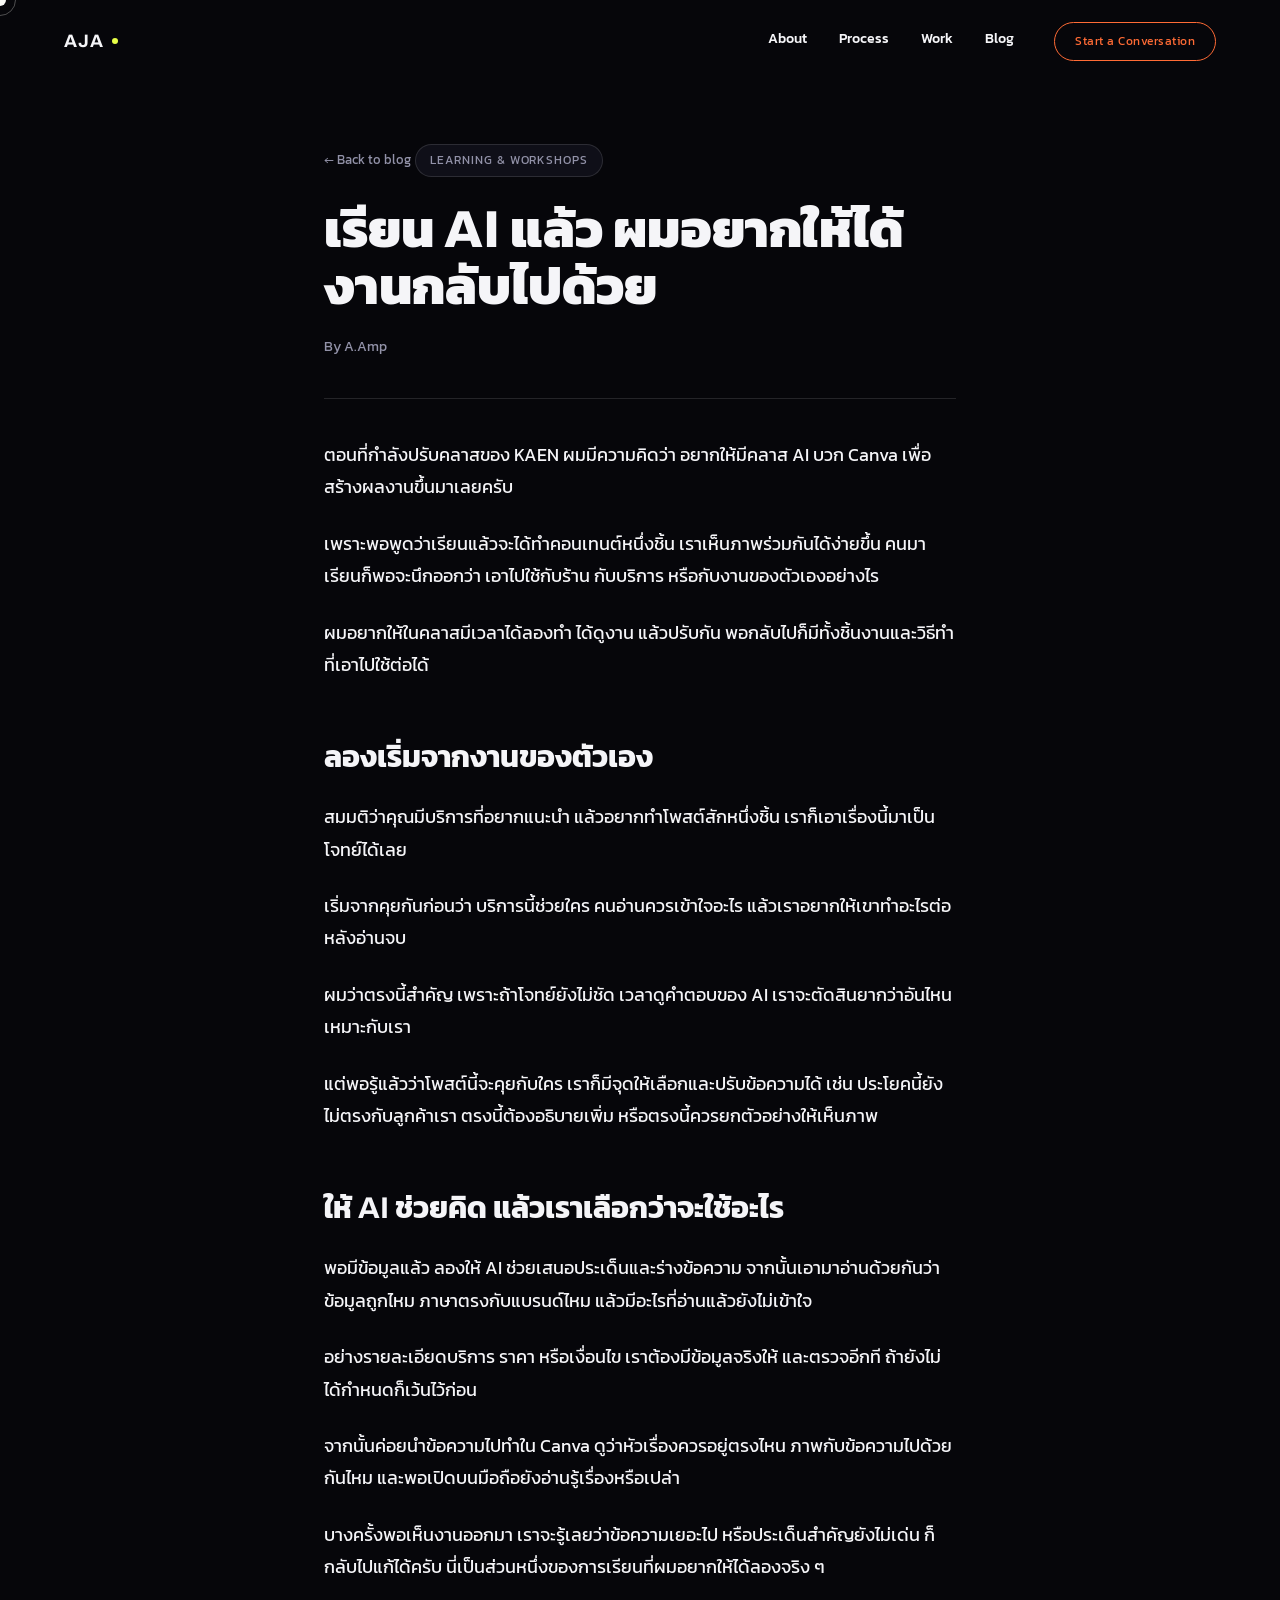
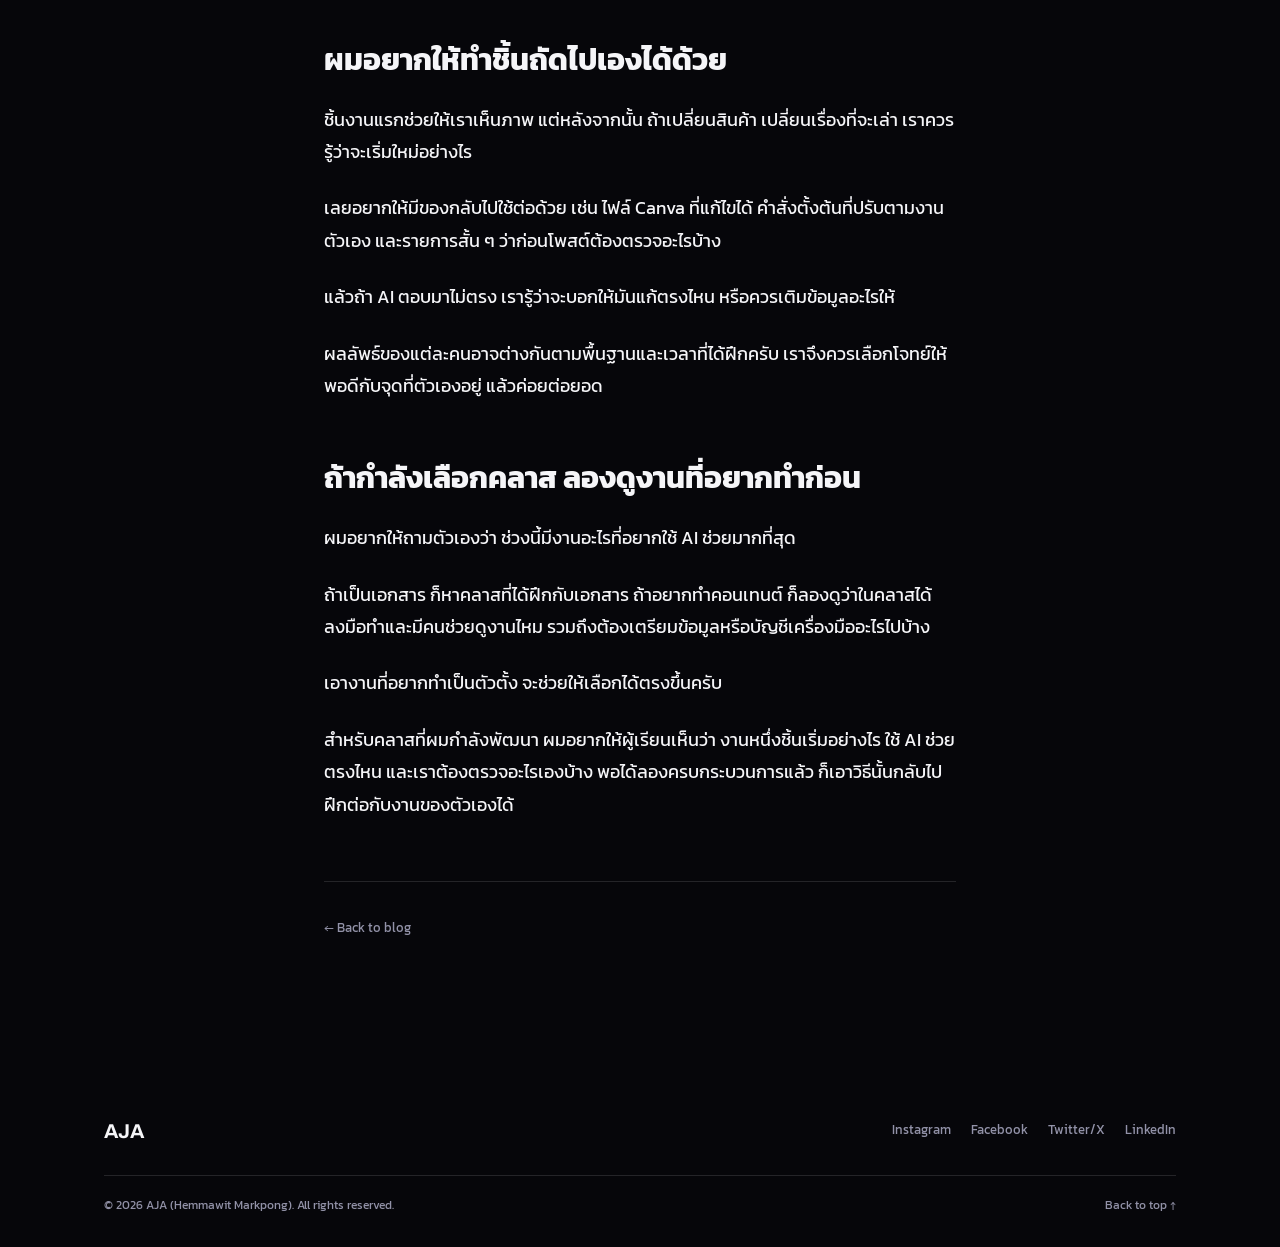
<file: blog/learning-ai-through-real-work.html>
<!DOCTYPE html>
<html lang="th">
<head>
<meta charset="UTF-8">
<meta name="viewport" content="width=device-width, initial-scale=1.0">
<title>เรียน AI แล้ว ผมอยากให้ได้งานกลับไปด้วย — AJA</title>
<meta name="description" content="เวลาออกแบบคลาส ผมจะคิดถึงงานที่ผู้เรียนเอากลับไปใช้ได้ เลยอยากเล่าว่าทำไมถึงมีคลาส AI + Canva และอยากให้ได้อะไรจากการเรียน">
<link rel="icon" href="data:image/svg+xml,%3Csvg xmlns=%27http://www.w3.org/2000/svg%27 viewBox=%270 0 100 100%27%3E%3Crect width=%27100%27 height=%27100%27 rx=%2720%27 fill=%27%2306060a%27/%3E%3Ctext x=%2750%27 y=%2768%27 font-family=%27Arial,sans-serif%27 font-size=%2758%27 font-weight=%27900%27 fill=%27%23e8ff47%27 text-anchor=%27middle%27%3EA%3C/text%3E%3C/svg%3E">
<link rel="preconnect" href="https://fonts.googleapis.com">
<link rel="preconnect" href="https://fonts.gstatic.com" crossorigin>
<link href="https://fonts.googleapis.com/css2?family=Kanit:wght@300;400;500;600;700;800;900&family=Archivo:ital,wght@0,600;0,700;0,800;0,900;1,600;1,700&display=swap" rel="stylesheet">
<link rel="stylesheet" href="../css/style.css">
</head>
<body>

<div class="cursor-ring" id="cursorRing"></div>
<div class="cursor-dot" id="cursorDot"></div>

<header class="nav" id="nav">
  <a href="../index.html#top" class="nav__logo">AJA</a>
  <div class="nav__right">
    <nav class="nav__links">
      <a href="../index.html#about">About</a>
      <a href="../index.html#process">Process</a>
      <a href="../index.html#work">Work</a>
      <a href="../index.html#blog">Blog</a>
    </nav>
    <a href="../index.html#contact" class="nav__cta">Start a Conversation</a>
  </div>
  <button class="nav__toggle" id="navToggle" aria-label="Open menu">
    <span></span><span></span><span></span>
  </button>
</header>

<div class="mobile-menu" id="mobileMenu">
  <a href="../index.html#about">About</a>
  <a href="../index.html#process">Process</a>
  <a href="../index.html#work">Work</a>
  <a href="../index.html#blog">Blog</a>
  <a href="../index.html#contact">Contact</a>
</div>

<main>
  <article class="article">
    <a href="../index.html#blog" class="article__back">← Back to blog</a>
    <span class="article__category">Learning & Workshops</span>
    <h1 class="article__title">เรียน AI แล้ว ผมอยากให้ได้งานกลับไปด้วย</h1>
    <div class="article__meta">By A.Amp</div>

    <div class="article__body">
      <p>ตอนที่กำลังปรับคลาสของ KAEN ผมมีความคิดว่า อยากให้มีคลาส AI บวก Canva เพื่อสร้างผลงานขึ้นมาเลยครับ</p>

      <p>เพราะพอพูดว่าเรียนแล้วจะได้ทำคอนเทนต์หนึ่งชิ้น เราเห็นภาพร่วมกันได้ง่ายขึ้น คนมาเรียนก็พอจะนึกออกว่า เอาไปใช้กับร้าน กับบริการ หรือกับงานของตัวเองอย่างไร</p>

      <p>ผมอยากให้ในคลาสมีเวลาได้ลองทำ ได้ดูงาน แล้วปรับกัน พอกลับไปก็มีทั้งชิ้นงานและวิธีทำที่เอาไปใช้ต่อได้</p>

      <h2>ลองเริ่มจากงานของตัวเอง</h2>

      <p>สมมติว่าคุณมีบริการที่อยากแนะนำ แล้วอยากทำโพสต์สักหนึ่งชิ้น เราก็เอาเรื่องนี้มาเป็นโจทย์ได้เลย</p>

      <p>เริ่มจากคุยกันก่อนว่า บริการนี้ช่วยใคร คนอ่านควรเข้าใจอะไร แล้วเราอยากให้เขาทำอะไรต่อหลังอ่านจบ</p>

      <p>ผมว่าตรงนี้สำคัญ เพราะถ้าโจทย์ยังไม่ชัด เวลาดูคำตอบของ AI เราจะตัดสินยากว่าอันไหนเหมาะกับเรา</p>

      <p>แต่พอรู้แล้วว่าโพสต์นี้จะคุยกับใคร เราก็มีจุดให้เลือกและปรับข้อความได้ เช่น ประโยคนี้ยังไม่ตรงกับลูกค้าเรา ตรงนี้ต้องอธิบายเพิ่ม หรือตรงนี้ควรยกตัวอย่างให้เห็นภาพ</p>

      <h2>ให้ AI ช่วยคิด แล้วเราเลือกว่าจะใช้อะไร</h2>

      <p>พอมีข้อมูลแล้ว ลองให้ AI ช่วยเสนอประเด็นและร่างข้อความ จากนั้นเอามาอ่านด้วยกันว่า ข้อมูลถูกไหม ภาษาตรงกับแบรนด์ไหม แล้วมีอะไรที่อ่านแล้วยังไม่เข้าใจ</p>

      <p>อย่างรายละเอียดบริการ ราคา หรือเงื่อนไข เราต้องมีข้อมูลจริงให้ และตรวจอีกที ถ้ายังไม่ได้กำหนดก็เว้นไว้ก่อน</p>

      <p>จากนั้นค่อยนำข้อความไปทำใน Canva ดูว่าหัวเรื่องควรอยู่ตรงไหน ภาพกับข้อความไปด้วยกันไหม และพอเปิดบนมือถือยังอ่านรู้เรื่องหรือเปล่า</p>

      <p>บางครั้งพอเห็นงานออกมา เราจะรู้เลยว่าข้อความเยอะไป หรือประเด็นสำคัญยังไม่เด่น ก็กลับไปแก้ได้ครับ นี่เป็นส่วนหนึ่งของการเรียนที่ผมอยากให้ได้ลองจริง ๆ</p>

      <h2>ผมอยากให้ทำชิ้นถัดไปเองได้ด้วย</h2>

      <p>ชิ้นงานแรกช่วยให้เราเห็นภาพ แต่หลังจากนั้น ถ้าเปลี่ยนสินค้า เปลี่ยนเรื่องที่จะเล่า เราควรรู้ว่าจะเริ่มใหม่อย่างไร</p>

      <p>เลยอยากให้มีของกลับไปใช้ต่อด้วย เช่น ไฟล์ Canva ที่แก้ไขได้ คำสั่งตั้งต้นที่ปรับตามงานตัวเอง และรายการสั้น ๆ ว่าก่อนโพสต์ต้องตรวจอะไรบ้าง</p>

      <p>แล้วถ้า AI ตอบมาไม่ตรง เรารู้ว่าจะบอกให้มันแก้ตรงไหน หรือควรเติมข้อมูลอะไรให้</p>

      <p>ผลลัพธ์ของแต่ละคนอาจต่างกันตามพื้นฐานและเวลาที่ได้ฝึกครับ เราจึงควรเลือกโจทย์ให้พอดีกับจุดที่ตัวเองอยู่ แล้วค่อยต่อยอด</p>

      <h2>ถ้ากำลังเลือกคลาส ลองดูงานที่อยากทำก่อน</h2>

      <p>ผมอยากให้ถามตัวเองว่า ช่วงนี้มีงานอะไรที่อยากใช้ AI ช่วยมากที่สุด</p>

      <p>ถ้าเป็นเอกสาร ก็หาคลาสที่ได้ฝึกกับเอกสาร ถ้าอยากทำคอนเทนต์ ก็ลองดูว่าในคลาสได้ลงมือทำและมีคนช่วยดูงานไหม รวมถึงต้องเตรียมข้อมูลหรือบัญชีเครื่องมืออะไรไปบ้าง</p>

      <p>เอางานที่อยากทำเป็นตัวตั้ง จะช่วยให้เลือกได้ตรงขึ้นครับ</p>

      <p>สำหรับคลาสที่ผมกำลังพัฒนา ผมอยากให้ผู้เรียนเห็นว่า งานหนึ่งชิ้นเริ่มอย่างไร ใช้ AI ช่วยตรงไหน และเราต้องตรวจอะไรเองบ้าง พอได้ลองครบกระบวนการแล้ว ก็เอาวิธีนั้นกลับไปฝึกต่อกับงานของตัวเองได้</p>
    </div>

    <div class="article__footer">
      <a href="../index.html#blog" class="article__back">← Back to blog</a>
    </div>
  </article>
</main>

<footer class="footer">
  <div class="footer__top">
    <span class="footer__name">AJA</span>
    <div class="footer__social">
      <a href="https://www.instagram.com/omam.aja" target="_blank" rel="noopener">Instagram</a>
      <a href="https://web.facebook.com/Hemmawit.markpong/" target="_blank" rel="noopener">Facebook</a>
      <a href="https://x.com/HEMMAWITAJA" target="_blank" rel="noopener">Twitter/X</a>
      <a href="https://www.linkedin.com/in/hemmawit-markpong/" target="_blank" rel="noopener">LinkedIn</a>
    </div>
  </div>
  <div class="footer__bottom">
    <span>© <span id="year"></span> AJA (Hemmawit Markpong). All rights reserved.</span>
    <a href="../index.html#top">Back to top ↑</a>
  </div>
</footer>

<script src="../js/main.js"></script>
</body>
</html>
</file>
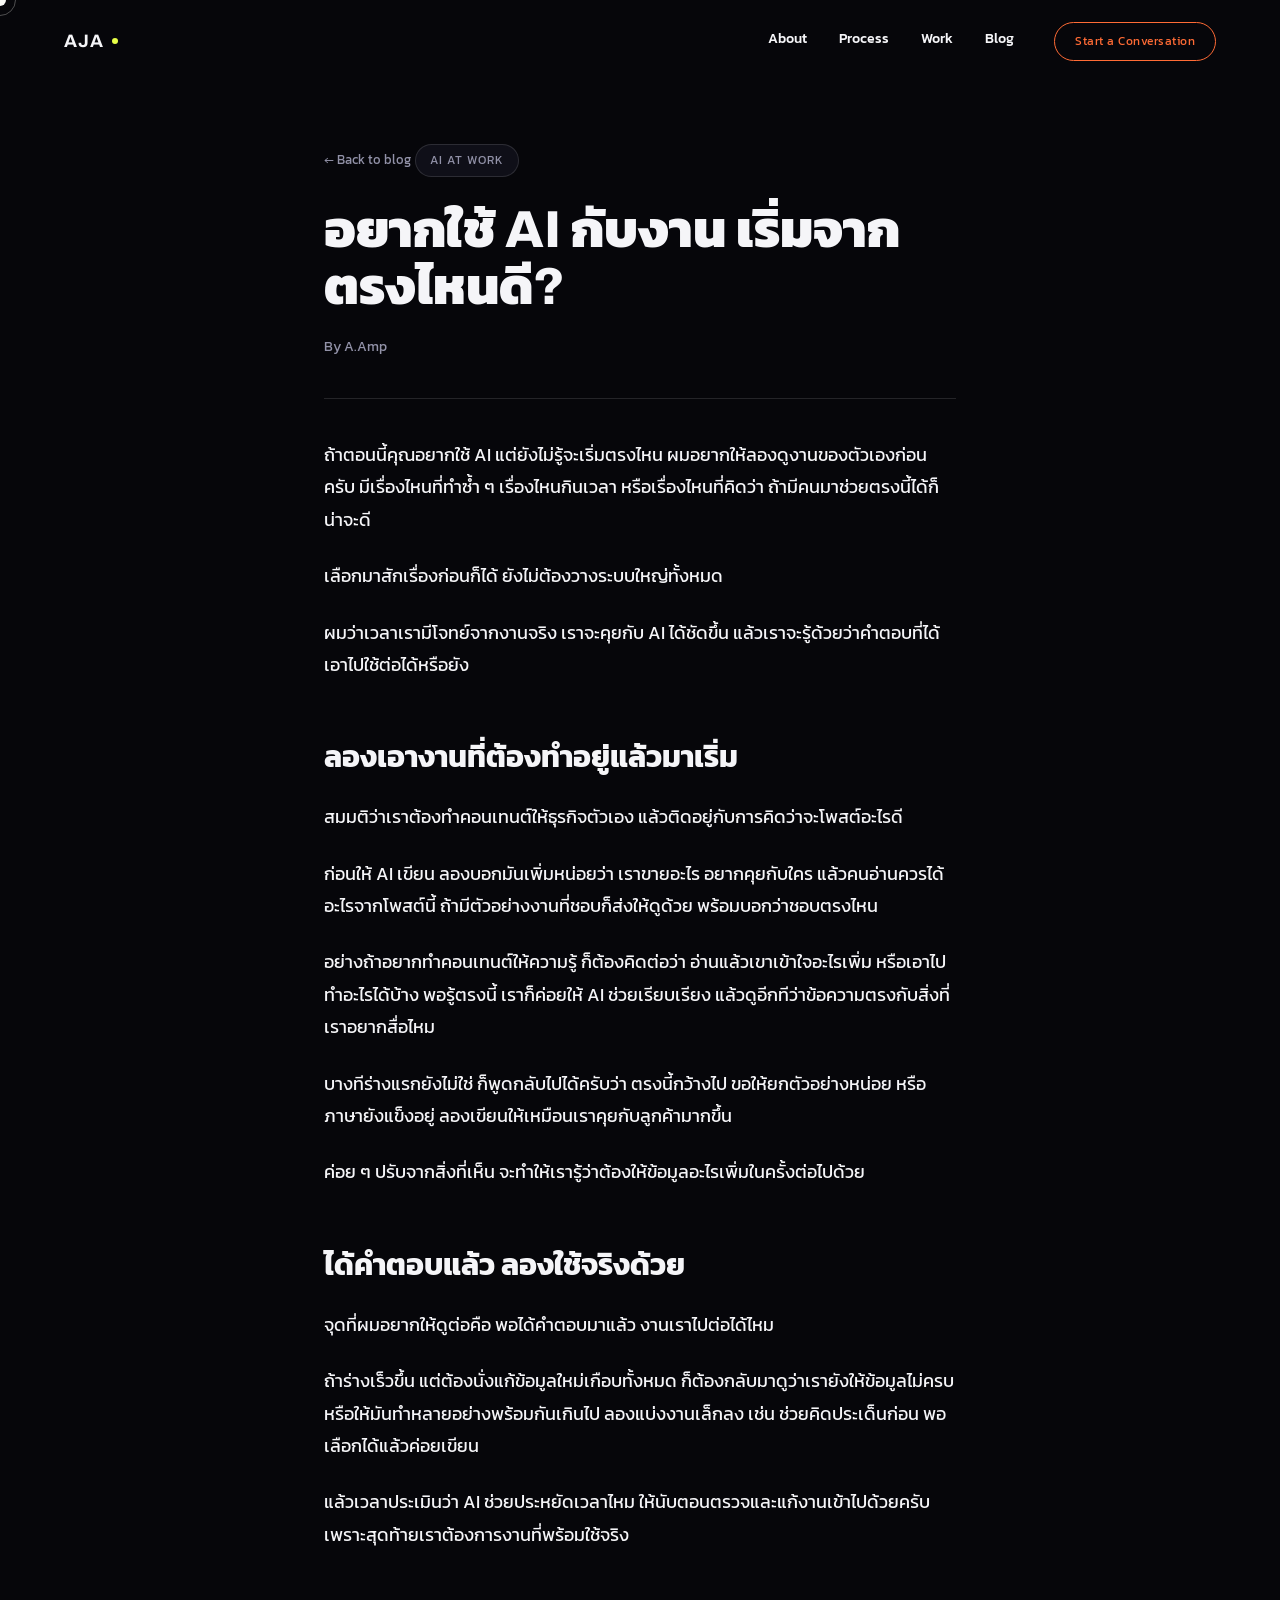
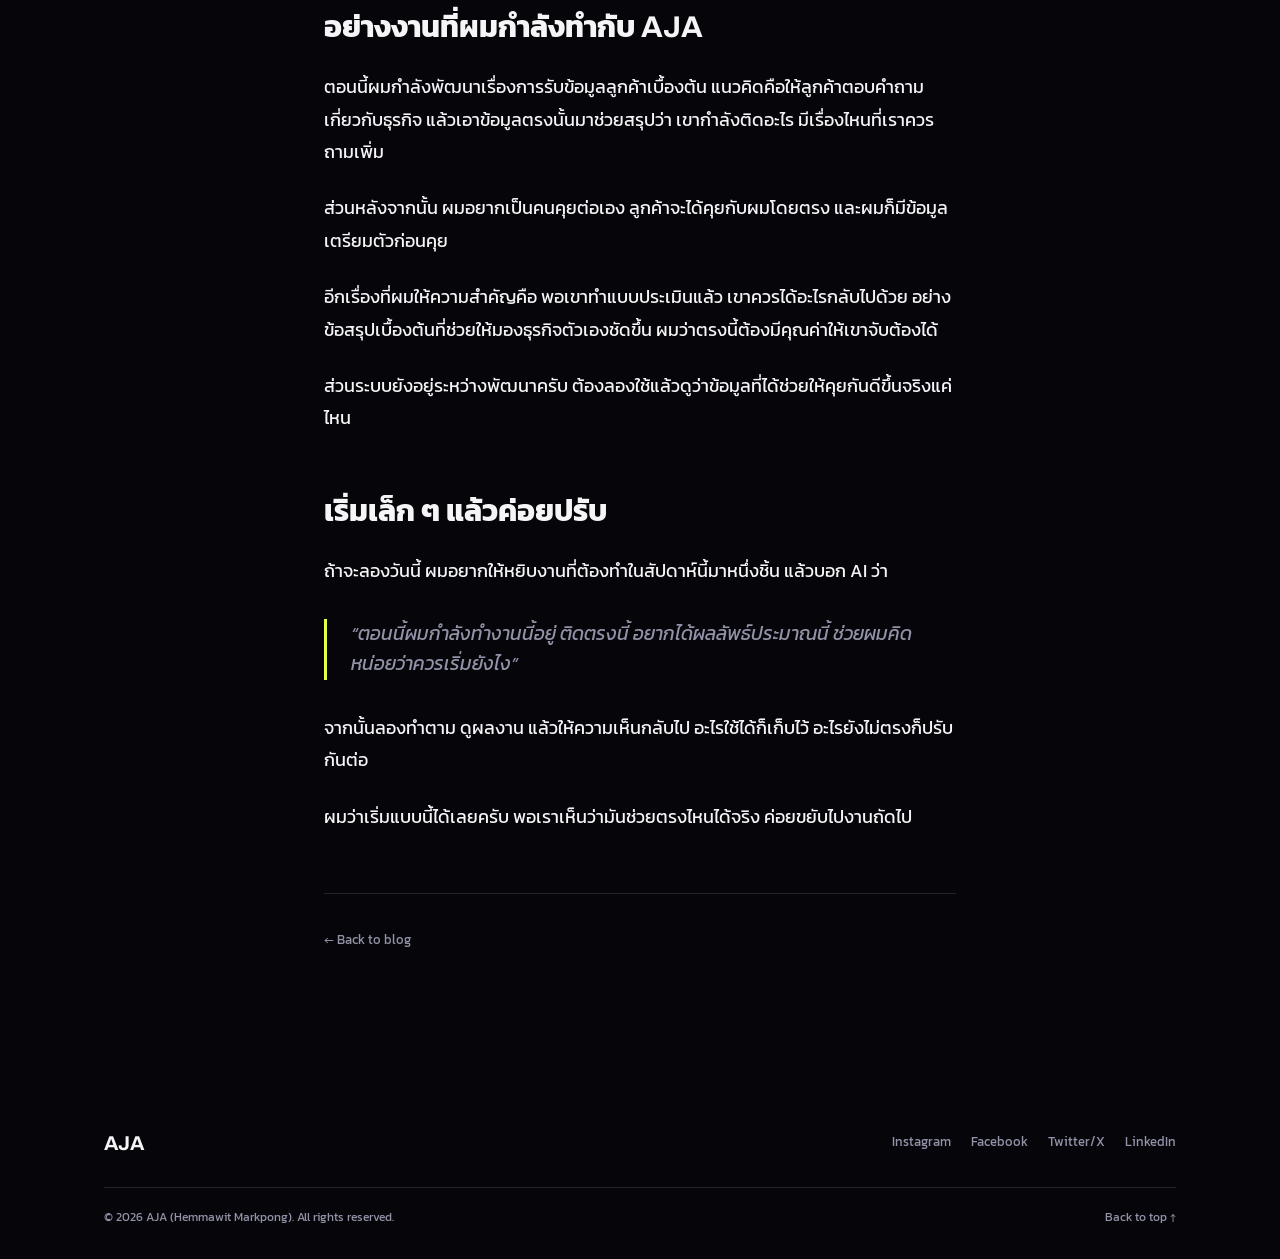
<file: blog/start-with-the-work-before-ai.html>
<!DOCTYPE html>
<html lang="th">
<head>
<meta charset="UTF-8">
<meta name="viewport" content="width=device-width, initial-scale=1.0">
<title>อยากใช้ AI กับงาน เริ่มจากตรงไหนดี? — AJA</title>
<meta name="description" content="ผมว่าเริ่มจากงานที่เราติดอยู่ก่อนครับ เลือกมาสักเรื่อง ลองใช้ แล้วดูว่ามันช่วยเราได้จริงไหม">
<link rel="icon" href="data:image/svg+xml,%3Csvg xmlns=%27http://www.w3.org/2000/svg%27 viewBox=%270 0 100 100%27%3E%3Crect width=%27100%27 height=%27100%27 rx=%2720%27 fill=%27%2306060a%27/%3E%3Ctext x=%2750%27 y=%2768%27 font-family=%27Arial,sans-serif%27 font-size=%2758%27 font-weight=%27900%27 fill=%27%23e8ff47%27 text-anchor=%27middle%27%3EA%3C/text%3E%3C/svg%3E">
<link rel="preconnect" href="https://fonts.googleapis.com">
<link rel="preconnect" href="https://fonts.gstatic.com" crossorigin>
<link href="https://fonts.googleapis.com/css2?family=Kanit:wght@300;400;500;600;700;800;900&family=Archivo:ital,wght@0,600;0,700;0,800;0,900;1,600;1,700&display=swap" rel="stylesheet">
<link rel="stylesheet" href="../css/style.css">
</head>
<body>

<div class="cursor-ring" id="cursorRing"></div>
<div class="cursor-dot" id="cursorDot"></div>

<header class="nav" id="nav">
  <a href="../index.html#top" class="nav__logo">AJA</a>
  <div class="nav__right">
    <nav class="nav__links">
      <a href="../index.html#about">About</a>
      <a href="../index.html#process">Process</a>
      <a href="../index.html#work">Work</a>
      <a href="../index.html#blog">Blog</a>
    </nav>
    <a href="../index.html#contact" class="nav__cta">Start a Conversation</a>
  </div>
  <button class="nav__toggle" id="navToggle" aria-label="Open menu">
    <span></span><span></span><span></span>
  </button>
</header>

<div class="mobile-menu" id="mobileMenu">
  <a href="../index.html#about">About</a>
  <a href="../index.html#process">Process</a>
  <a href="../index.html#work">Work</a>
  <a href="../index.html#blog">Blog</a>
  <a href="../index.html#contact">Contact</a>
</div>

<main>
  <article class="article">
    <a href="../index.html#blog" class="article__back">← Back to blog</a>
    <span class="article__category">AI at Work</span>
    <h1 class="article__title">อยากใช้ AI กับงาน เริ่มจากตรงไหนดี?</h1>
    <div class="article__meta">By A.Amp</div>

    <div class="article__body">
      <p>ถ้าตอนนี้คุณอยากใช้ AI แต่ยังไม่รู้จะเริ่มตรงไหน ผมอยากให้ลองดูงานของตัวเองก่อนครับ มีเรื่องไหนที่ทำซ้ำ ๆ เรื่องไหนกินเวลา หรือเรื่องไหนที่คิดว่า ถ้ามีคนมาช่วยตรงนี้ได้ก็น่าจะดี</p>

      <p>เลือกมาสักเรื่องก่อนก็ได้ ยังไม่ต้องวางระบบใหญ่ทั้งหมด</p>

      <p>ผมว่าเวลาเรามีโจทย์จากงานจริง เราจะคุยกับ AI ได้ชัดขึ้น แล้วเราจะรู้ด้วยว่าคำตอบที่ได้ เอาไปใช้ต่อได้หรือยัง</p>

      <h2>ลองเอางานที่ต้องทำอยู่แล้วมาเริ่ม</h2>

      <p>สมมติว่าเราต้องทำคอนเทนต์ให้ธุรกิจตัวเอง แล้วติดอยู่กับการคิดว่าจะโพสต์อะไรดี</p>

      <p>ก่อนให้ AI เขียน ลองบอกมันเพิ่มหน่อยว่า เราขายอะไร อยากคุยกับใคร แล้วคนอ่านควรได้อะไรจากโพสต์นี้ ถ้ามีตัวอย่างงานที่ชอบก็ส่งให้ดูด้วย พร้อมบอกว่าชอบตรงไหน</p>

      <p>อย่างถ้าอยากทำคอนเทนต์ให้ความรู้ ก็ต้องคิดต่อว่า อ่านแล้วเขาเข้าใจอะไรเพิ่ม หรือเอาไปทำอะไรได้บ้าง พอรู้ตรงนี้ เราก็ค่อยให้ AI ช่วยเรียบเรียง แล้วดูอีกทีว่าข้อความตรงกับสิ่งที่เราอยากสื่อไหม</p>

      <p>บางทีร่างแรกยังไม่ใช่ ก็พูดกลับไปได้ครับว่า ตรงนี้กว้างไป ขอให้ยกตัวอย่างหน่อย หรือภาษายังแข็งอยู่ ลองเขียนให้เหมือนเราคุยกับลูกค้ามากขึ้น</p>

      <p>ค่อย ๆ ปรับจากสิ่งที่เห็น จะทำให้เรารู้ว่าต้องให้ข้อมูลอะไรเพิ่มในครั้งต่อไปด้วย</p>

      <h2>ได้คำตอบแล้ว ลองใช้จริงด้วย</h2>

      <p>จุดที่ผมอยากให้ดูต่อคือ พอได้คำตอบมาแล้ว งานเราไปต่อได้ไหม</p>

      <p>ถ้าร่างเร็วขึ้น แต่ต้องนั่งแก้ข้อมูลใหม่เกือบทั้งหมด ก็ต้องกลับมาดูว่าเรายังให้ข้อมูลไม่ครบ หรือให้มันทำหลายอย่างพร้อมกันเกินไป ลองแบ่งงานเล็กลง เช่น ช่วยคิดประเด็นก่อน พอเลือกได้แล้วค่อยเขียน</p>

      <p>แล้วเวลาประเมินว่า AI ช่วยประหยัดเวลาไหม ให้นับตอนตรวจและแก้งานเข้าไปด้วยครับ เพราะสุดท้ายเราต้องการงานที่พร้อมใช้จริง</p>

      <h2>อย่างงานที่ผมกำลังทำกับ AJA</h2>

      <p>ตอนนี้ผมกำลังพัฒนาเรื่องการรับข้อมูลลูกค้าเบื้องต้น แนวคิดคือให้ลูกค้าตอบคำถามเกี่ยวกับธุรกิจ แล้วเอาข้อมูลตรงนั้นมาช่วยสรุปว่า เขากำลังติดอะไร มีเรื่องไหนที่เราควรถามเพิ่ม</p>

      <p>ส่วนหลังจากนั้น ผมอยากเป็นคนคุยต่อเอง ลูกค้าจะได้คุยกับผมโดยตรง และผมก็มีข้อมูลเตรียมตัวก่อนคุย</p>

      <p>อีกเรื่องที่ผมให้ความสำคัญคือ พอเขาทำแบบประเมินแล้ว เขาควรได้อะไรกลับไปด้วย อย่างข้อสรุปเบื้องต้นที่ช่วยให้มองธุรกิจตัวเองชัดขึ้น ผมว่าตรงนี้ต้องมีคุณค่าให้เขาจับต้องได้</p>

      <p>ส่วนระบบยังอยู่ระหว่างพัฒนาครับ ต้องลองใช้แล้วดูว่าข้อมูลที่ได้ช่วยให้คุยกันดีขึ้นจริงแค่ไหน</p>

      <h2>เริ่มเล็ก ๆ แล้วค่อยปรับ</h2>

      <p>ถ้าจะลองวันนี้ ผมอยากให้หยิบงานที่ต้องทำในสัปดาห์นี้มาหนึ่งชิ้น แล้วบอก AI ว่า</p>

      <blockquote>“ตอนนี้ผมกำลังทำงานนี้อยู่ ติดตรงนี้ อยากได้ผลลัพธ์ประมาณนี้ ช่วยผมคิดหน่อยว่าควรเริ่มยังไง”</blockquote>

      <p>จากนั้นลองทำตาม ดูผลงาน แล้วให้ความเห็นกลับไป อะไรใช้ได้ก็เก็บไว้ อะไรยังไม่ตรงก็ปรับกันต่อ</p>

      <p>ผมว่าเริ่มแบบนี้ได้เลยครับ พอเราเห็นว่ามันช่วยตรงไหนได้จริง ค่อยขยับไปงานถัดไป</p>
    </div>

    <div class="article__footer">
      <a href="../index.html#blog" class="article__back">← Back to blog</a>
    </div>
  </article>
</main>

<footer class="footer">
  <div class="footer__top">
    <span class="footer__name">AJA</span>
    <div class="footer__social">
      <a href="https://www.instagram.com/omam.aja" target="_blank" rel="noopener">Instagram</a>
      <a href="https://web.facebook.com/Hemmawit.markpong/" target="_blank" rel="noopener">Facebook</a>
      <a href="https://x.com/HEMMAWITAJA" target="_blank" rel="noopener">Twitter/X</a>
      <a href="https://www.linkedin.com/in/hemmawit-markpong/" target="_blank" rel="noopener">LinkedIn</a>
    </div>
  </div>
  <div class="footer__bottom">
    <span>© <span id="year"></span> AJA (Hemmawit Markpong). All rights reserved.</span>
    <a href="../index.html#top">Back to top ↑</a>
  </div>
</footer>

<script src="../js/main.js"></script>
</body>
</html>
</file>
<file: css/style.css>
/* ==========================================================================
   Reset & variables
   ========================================================================== */
* { margin: 0; padding: 0; box-sizing: border-box; }

:root {
  --bg: #06060a;
  --bg-soft: #0f0f18;
  --fg: #f5f5f8;
  --muted: #9292a8;
  --line: rgba(255,255,255,.12);
  --signal: #e8ff47;
  --ember: #ff6b35;
  --accent: var(--signal);

  --font-display: 'Archivo', 'Kanit', sans-serif;
  --font-body: 'Kanit', sans-serif;
  --font-mono: 'Kanit', sans-serif;

  --nav-h: 84px;
  --pad: clamp(20px, 5vw, 64px);
}

html { scroll-behavior: smooth; }

body {
  background: var(--bg);
  color: var(--fg);
  font-family: var(--font-body);
  line-height: 1.6;
  overflow-x: hidden;
}

@media (hover: hover) and (pointer: fine) {
  * { cursor: none !important; }
}

a { color: inherit; text-decoration: none; }
ul { list-style: none; }
img { max-width: 100%; display: block; }

::selection { background: var(--signal); color: var(--bg); }

/* scroll progress bar */
.progress-bar {
  position: fixed;
  top: 0; left: 0;
  height: 3px;
  width: 0%;
  background: var(--signal);
  z-index: 200;
  transition: width .1s ease-out;
}

/* custom 2-layer cursor (desktop only) */
.cursor-dot,
.cursor-ring {
  position: fixed;
  top: 0; left: 0;
  border-radius: 50%;
  pointer-events: none;
  z-index: 999;
  display: none;
  mix-blend-mode: difference;
}
.cursor-dot {
  width: 12px; height: 12px;
  background: #fff;
  transform: translate(-50%, -50%);
  transition: transform .05s linear, width .2s ease, height .2s ease, opacity .2s ease;
  display: none;
  font-family: var(--font-mono);
  font-weight: 700;
  font-size: 9px;
  letter-spacing: .1em;
  color: var(--bg);
  align-items: center;
  justify-content: center;
}
.cursor-ring {
  width: 32px; height: 32px;
  border: 1px solid #fff;
  opacity: .3;
  transform: translate(-50%, -50%);
  transition: transform .12s ease-out, width .2s ease, height .2s ease, opacity .2s ease, border-width .2s ease;
}
.cursor-dot--hover {
  width: 48px; height: 48px;
  background: #fff;
  display: flex;
}
.cursor-ring--hidden { opacity: 0; }
@media (hover: hover) and (pointer: fine) {
  .cursor-dot, .cursor-ring { display: flex; align-items: center; justify-content: center; }
}

/* ==========================================================================
   Nav
   ========================================================================== */
.nav {
  position: fixed;
  top: 0; left: 0; right: 0;
  height: var(--nav-h);
  display: flex;
  align-items: center;
  justify-content: space-between;
  padding: 0 var(--pad);
  z-index: 100;
  color: var(--fg);
  background: transparent;
  border-bottom: 1px solid transparent;
  transition: background .4s ease, border-color .4s ease, backdrop-filter .4s ease;
}
.nav--scrolled {
  background: rgba(6,6,10,.78);
  backdrop-filter: blur(16px);
  -webkit-backdrop-filter: blur(16px);
  border-bottom: 1px solid var(--line);
}

.nav__logo {
  font-family: var(--font-display);
  font-weight: 700;
  font-size: 18px;
  letter-spacing: .05em;
  display: flex;
  align-items: center;
  gap: 8px;
}
.nav__logo::after {
  content: '';
  width: 6px;
  height: 6px;
  border-radius: 50%;
  background: var(--signal);
  animation: pulse-slow 3s ease-in-out infinite;
}
@keyframes pulse-slow {
  0%, 100% { opacity: 1; }
  50% { opacity: .35; }
}

.nav__right {
  display: flex;
  align-items: center;
  gap: 40px;
}

.nav__links {
  display: flex;
  align-items: center;
  gap: 32px;
  font-size: 14px;
  font-weight: 500;
  letter-spacing: normal;
}

.nav__links a {
  position: relative;
  padding-bottom: 4px;
}
.nav__links a::after {
  content: '';
  position: absolute;
  left: 0; bottom: 0;
  width: 0;
  height: 1px;
  background: var(--signal);
  transition: width .3s ease;
}
.nav__links a:hover::after { width: 100%; }

.nav__cta {
  font-family: var(--font-mono);
  font-size: 12px;
  letter-spacing: .04em;
  color: var(--ember);
  border: 1px solid var(--ember);
  border-radius: 999px;
  padding: 9px 20px;
  transition: background .25s ease, color .25s ease;
  white-space: nowrap;
}
.nav__cta:hover {
  background: var(--ember);
  color: #1a0d05;
}

.nav__toggle {
  display: none;
  flex-direction: column;
  justify-content: center;
  gap: 5px;
  width: 32px; height: 32px;
  background: none;
  border: none;
  cursor: pointer;
}
.nav__toggle span {
  display: block;
  height: 2px;
  background: currentColor;
  color: inherit;
}

.mobile-menu {
  position: fixed;
  inset: 0;
  background: var(--bg);
  color: var(--fg);
  z-index: 90;
  display: flex;
  flex-direction: column;
  align-items: center;
  justify-content: center;
  gap: 28px;
  font-family: var(--font-display);
  font-weight: 700;
  font-size: 32px;
  transform: translateY(-100%);
  transition: transform .5s cubic-bezier(.77,0,.18,1);
}
.mobile-menu.open { transform: translateY(0); }

body.menu-open { overflow: hidden; }
.mobile-menu a:hover { color: var(--signal); }

@media (max-width: 760px) {
  .nav__right { display: none; }
  .nav__toggle { display: flex; }
}

/* ==========================================================================
   Hero
   ========================================================================== */
.hero {
  position: relative;
  min-height: 100vh;
  display: flex;
  flex-direction: column;
  align-items: center;
  justify-content: center;
  text-align: center;
  padding: var(--nav-h) var(--pad) 60px;
  overflow: hidden;
}

.hero__grid {
  position: absolute;
  inset: 0;
  background-image:
    linear-gradient(rgba(255,255,255,.035) 1px, transparent 1px),
    linear-gradient(90deg, rgba(255,255,255,.035) 1px, transparent 1px);
  background-size: 56px 56px;
  pointer-events: none;
  z-index: 0;
}
.hero__glow {
  position: absolute;
  top: -10%;
  left: 50%;
  transform: translateX(-50%);
  width: 900px;
  height: 900px;
  max-width: 140vw;
  background: radial-gradient(circle, rgba(232,255,71,.10), transparent 65%);
  filter: blur(20px);
  pointer-events: none;
  z-index: 0;
}
.hero__noise {
  position: absolute;
  inset: 0;
  z-index: 1;
  opacity: .04;
  pointer-events: none;
  background-image: url("data:image/svg+xml,%3Csvg viewBox='0 0 256 256' xmlns='http://www.w3.org/2000/svg'%3E%3Cfilter id='n'%3E%3CfeTurbulence type='fractalNoise' baseFrequency='0.9' numOctaves='4' stitchTiles='stitch'/%3E%3C/filter%3E%3Crect width='100%25' height='100%25' filter='url(%23n)'/%3E%3C/svg%3E");
}

.hero__badge {
  position: relative;
  z-index: 2;
  display: inline-flex;
  align-items: center;
  gap: 9px;
  font-family: var(--font-mono);
  font-size: 12px;
  color: var(--muted);
  background: var(--bg-soft);
  border: 1px solid var(--line);
  border-radius: 999px;
  padding: 9px 18px;
  margin-bottom: 40px;
}
.hero__badge i {
  width: 6px;
  height: 6px;
  border-radius: 50%;
  background: var(--signal);
  animation: pulse-slow 3s ease-in-out infinite;
}

.hero__row {
  display: contents;
}
.hero__content {
  display: contents;
}

.hero__actions {
  position: relative;
  z-index: 2;
  display: flex;
  flex-wrap: wrap;
  justify-content: center;
  gap: 16px;
  margin-top: 36px;
}

.hero__globe {
  width: clamp(480px, 46vw, 700px);
  height: clamp(480px, 46vw, 700px);
  display: none;
  z-index: 2;
  pointer-events: none;
}

.hero__marquee {
  position: absolute;
  top: 14%;
  left: 0;
  width: 100%;
  white-space: nowrap;
  opacity: .07;
  pointer-events: none;
  user-select: none;
  z-index: 0;
}
.hero__marquee-track {
  display: inline-block;
  font-family: var(--font-display);
  font-weight: 800;
  font-size: clamp(40px, 9vw, 140px);
  animation: marquee 22s linear infinite;
}
@keyframes marquee {
  from { transform: translateX(0); }
  to { transform: translateX(-50%); }
}

.hero__title {
  position: relative;
  z-index: 2;
  font-family: var(--font-display);
  font-weight: 900;
  font-size: clamp(64px, 18vw, 220px);
  line-height: 1.05;
  letter-spacing: -.03em;
  display: flex;
  flex-direction: column;
  margin-top: -.1em;
}

.hero__title .reveal {
  overflow: hidden;
  display: block;
  padding-top: .12em;
  margin-top: -.12em;
}
.hero__title .reveal.overflow-visible { overflow: visible; }
.hero__title .reveal {
  animation: rise .9s cubic-bezier(.16,1,.3,1) both;
}
.hero__title .reveal:nth-child(2) { animation-delay: .12s; }

@keyframes rise {
  from { transform: translateY(110%); }
  to { transform: translateY(0); }
}

/* dancing letters (hover-triggered) */
.dance-letter {
  display: inline-block;
  cursor: pointer;
}
@keyframes danceRubberBand {
  0% { transform: scale(1,1); }
  20% { transform: scale(1.25,.75); }
  40% { transform: scale(.75,1.25); }
  60% { transform: scale(1.15,.85); }
  80% { transform: scale(.95,1.05); }
  100% { transform: scale(1,1); }
}
@keyframes danceSquashJump {
  0% { transform: translateY(0) scaleY(1); }
  30% { transform: translateY(0) scaleY(.6); }
  60% { transform: translateY(-.35em) scaleY(1.2); }
  100% { transform: translateY(0) scaleY(1); }
}
@keyframes danceElasticSlide {
  0% { transform: translateX(0); }
  20% { transform: translateX(-.15em); }
  40% { transform: translateX(.11em); }
  60% { transform: translateX(-.08em); }
  80% { transform: translateX(.04em); }
  100% { transform: translateX(0); }
}
@keyframes danceShake {
  0%, 100% { transform: translate(0,0) rotate(0); }
  15% { transform: translate(-.04em,-.02em) rotate(-3deg); }
  30% { transform: translate(.04em,.02em) rotate(3deg); }
  45% { transform: translate(-.03em,-.01em) rotate(-1.5deg); }
  60% { transform: translate(.03em,.01em) rotate(1.5deg); }
  75% { transform: translate(-.01em,0) rotate(0); }
}
@keyframes dancePop {
  0%, 100% { transform: scale(1); }
  50% { transform: scale(1.4); }
}
@keyframes danceLevitate {
  0%, 100% { transform: translateY(0) scale(1); text-shadow: 0 0 0 rgba(0,0,0,0); }
  50% { transform: translateY(-.18em) scale(1.05); text-shadow: 0 .12em .12em rgba(0,0,0,.3); }
}
.dance-0 { animation: danceRubberBand .8s ease-in-out; transform-origin: center; }
.dance-1 { animation: danceSquashJump .6s ease-out; transform-origin: bottom center; }
.dance-2 { animation: danceElasticSlide .8s ease-in-out; transform-origin: center; }
.dance-3 { animation: danceShake .5s linear; transform-origin: center; }
.dance-4 { animation: dancePop .5s ease-in-out; transform-origin: center; }
.dance-5 { animation: danceLevitate 1.2s ease-in-out; transform-origin: center; }

.hero__realname {
  position: relative;
  z-index: 2;
  margin-top: 20px;
  font-size: clamp(14px, 1.6vw, 16px);
  letter-spacing: .06em;
  text-transform: uppercase;
  color: var(--muted);
}

.hero__tagline {
  position: relative;
  z-index: 2;
  margin-top: 14px;
  max-width: 560px;
  font-size: clamp(15px, 2vw, 18px);
  color: var(--muted);
}

.hero__stat {
  position: absolute;
  left: var(--pad);
  bottom: 40px;
  z-index: 2;
  display: none;
  flex-direction: column;
  gap: 2px;
  text-align: left;
}
.hero__stat strong {
  font-family: var(--font-display);
  font-weight: 800;
  font-size: 30px;
  color: var(--signal);
}
.hero__stat span {
  font-family: var(--font-mono);
  font-size: 11px;
  letter-spacing: .1em;
  color: var(--muted);
  text-transform: uppercase;
}

.hero__scroll {
  position: relative;
  z-index: 2;
  margin-top: 56px;
  display: flex;
  flex-direction: column;
  align-items: center;
  gap: 10px;
  font-size: 12px;
  letter-spacing: .1em;
  color: var(--muted);
}
.hero__scroll i {
  width: 1px;
  height: 40px;
  background: var(--line);
  position: relative;
  overflow: hidden;
}
.hero__scroll i::after {
  content: '';
  position: absolute;
  top: -100%; left: 0;
  width: 100%; height: 100%;
  background: var(--signal);
  animation: scrollLine 1.8s ease-in-out infinite;
}
@keyframes scrollLine {
  0% { top: -100%; }
  60% { top: 100%; }
  100% { top: 100%; }
}

@media (min-width: 1100px) {
  .hero__row {
    display: flex;
    align-items: center;
    justify-content: space-between;
    gap: 40px;
    width: 100%;
    max-width: 1360px;
  }
  .hero__content {
    display: flex;
    flex-direction: column;
    align-items: flex-start;
    text-align: left;
    flex: 1 1 auto;
    min-width: 0;
  }
  .hero__tagline { max-width: 480px; }
  .hero__actions { justify-content: flex-start; }
  .hero__globe {
    flex: 0 0 auto;
    display: block;
  }
  .hero__stat { display: flex; }
}

/* ==========================================================================
   Sections (shared)
   ========================================================================== */
.section {
  padding: 120px var(--pad);
  max-width: 1200px;
  margin: 0 auto;
}

.section__label {
  font-family: var(--font-mono);
  font-size: 12px;
  letter-spacing: .15em;
  text-transform: uppercase;
  color: var(--muted);
  margin-bottom: 20px;
}

.section__title {
  font-family: var(--font-display);
  font-weight: 800;
  font-size: clamp(36px, 6vw, 80px);
  margin-bottom: 56px;
  letter-spacing: -.01em;
}

.section__title em,
.story__title em,
.contact__title em {
  font-style: italic;
  font-weight: 700;
  color: var(--ember);
}

/* ==========================================================================
   Buttons / pills
   ========================================================================== */
.btn {
  display: inline-flex;
  align-items: center;
  gap: 8px;
  font-family: var(--font-display);
  font-weight: 500;
  font-size: 15px;
  padding: 14px 28px;
  border-radius: 999px;
  transition: box-shadow .25s ease, background .25s ease, color .25s ease;
}
.btn.magnetic-snap { transition: transform .4s cubic-bezier(.34,1.56,.64,1); }
.btn--solid {
  background: var(--signal);
  color: #10130a;
}
.btn--solid:hover { box-shadow: 0 0 30px rgba(232,255,71,.35); }
.btn--outline {
  border: 1px solid var(--line);
  color: var(--fg);
}
.btn--outline:hover { border-color: var(--fg); background: rgba(255,255,255,.05); }

/* ==========================================================================
   Logo cloud
   ========================================================================== */
.logocloud {
  padding: 56px var(--pad);
  border-bottom: 1px solid var(--line);
}
.logocloud__label {
  text-align: center;
  font-family: var(--font-mono);
  font-size: 11px;
  letter-spacing: .15em;
  text-transform: uppercase;
  color: var(--muted);
  margin-bottom: 28px;
}
.logocloud__track-wrap {
  overflow: hidden;
  mask-image: linear-gradient(90deg, transparent, #000 10%, #000 90%, transparent);
  -webkit-mask-image: linear-gradient(90deg, transparent, #000 10%, #000 90%, transparent);
}
.logocloud__track {
  display: inline-flex;
  align-items: center;
  gap: 48px;
  white-space: nowrap;
  animation: marquee 28s linear infinite;
  font-family: var(--font-display);
  font-weight: 600;
  font-size: clamp(16px, 2.4vw, 22px);
  color: var(--muted);
}
.logocloud__track span.dot {
  color: var(--signal);
  font-size: 10px;
}
.logocloud__track-wrap:hover .logocloud__track { animation-play-state: paused; }
.logocloud__track > span:not(.dot) { transition: color .25s ease; cursor: default; }
.logocloud__track > span:not(.dot):hover { color: var(--fg); }

/* ==========================================================================
   Story (chapters)
   ========================================================================== */
.story {
  padding: 140px var(--pad);
  max-width: 1200px;
  margin: 0 auto;
}
.story__chapter {
  position: relative;
  padding: 80px 0;
  border-top: 1px solid var(--line);
}
.story__chapter:first-child { border-top: none; padding-top: 0; }
.story__num {
  position: absolute;
  top: 50%;
  right: 0;
  transform: translateY(-50%);
  font-family: var(--font-display);
  font-weight: 900;
  font-size: clamp(90px, 22vw, 320px);
  line-height: 1;
  color: transparent;
  -webkit-text-stroke: 1px var(--line);
  z-index: 0;
  pointer-events: none;
  user-select: none;
}
.story__label {
  position: relative;
  z-index: 1;
  font-family: var(--font-mono);
  font-size: 12px;
  letter-spacing: .15em;
  text-transform: uppercase;
  color: var(--signal);
  margin-bottom: 16px;
}
.story__title {
  position: relative;
  z-index: 1;
  font-family: var(--font-display);
  font-weight: 700;
  font-size: clamp(24px, 4vw, 38px);
  max-width: 620px;
  margin-bottom: 20px;
}
.story__chapter p {
  position: relative;
  z-index: 1;
  font-size: clamp(16px, 1.8vw, 19px);
  color: var(--fg);
  max-width: 620px;
}

/* ==========================================================================
   Stats
   ========================================================================== */
.stats-block {
  background: var(--signal);
  color: var(--bg);
  padding: 100px var(--pad);
}
.stats-block .section__label {
  color: rgba(6,6,10,.55);
}
.stats__grid {
  display: grid;
  grid-template-columns: repeat(3, 1fr);
  gap: 40px 32px;
  max-width: 1200px;
  margin: 0 auto;
}
.stat {
  text-align: left;
  transition: transform .3s ease;
}
.stat:hover { transform: translateY(-6px); }
.stat strong {
  display: block;
  font-family: var(--font-display);
  font-weight: 900;
  font-size: clamp(64px, 10vw, 168px);
  color: var(--bg);
  line-height: 1;
  letter-spacing: -.03em;
  margin-bottom: 16px;
}
.stat span {
  font-family: var(--font-mono);
  font-size: clamp(13px, 1.1vw, 16px);
  letter-spacing: .1em;
  text-transform: uppercase;
  color: rgba(6,6,10,.65);
}
@media (max-width: 700px) {
  .stats__grid { grid-template-columns: 1fr; gap: 32px; }
}

/* ==========================================================================
   About
   ========================================================================== */
.about__grid {
  display: grid;
  grid-template-columns: 320px 1fr;
  gap: 64px;
  align-items: start;
}

.about__photo-wrap {
  position: relative;
}
.about__photo-wrap::before {
  content: '';
  position: absolute;
  top: 18px;
  left: 18px;
  right: -18px;
  bottom: -18px;
  background: var(--signal);
  border-radius: 4px;
  z-index: 0;
}
.about__photo {
  position: relative;
  z-index: 1;
  aspect-ratio: 3/4;
  background: var(--bg-soft);
  border: 1px solid var(--line);
  display: flex;
  align-items: center;
  justify-content: center;
  color: var(--muted);
  font-size: 13px;
  overflow: hidden;
}
.about__photo img {
  width: 100%;
  height: 100%;
  object-fit: cover;
}

@media (min-width: 761px) {
  .about__photo-wrap {
    position: sticky;
    top: calc(var(--nav-h) + 40px);
    align-self: start;
  }
}

.about__text p {
  font-size: clamp(17px, 2vw, 21px);
  margin-bottom: 22px;
  max-width: 620px;
}

.about__tags {
  display: flex;
  flex-wrap: wrap;
  gap: 10px;
  margin-top: 32px;
}
.about__tags li {
  background: var(--bg-soft);
  border: 1px solid var(--line);
  padding: 8px 16px;
  border-radius: 999px;
  font-size: 13px;
  color: var(--muted);
}

@media (max-width: 760px) {
  .about__grid { grid-template-columns: 1fr; }
  .about__photo-wrap { max-width: 220px; margin-bottom: 10px; }
}

/* ==========================================================================
   Process (timeline)
   ========================================================================== */
.process__list {
  display: grid;
  gap: 0;
}
.process__item {
  display: grid;
  grid-template-columns: 64px 1fr;
  gap: 24px;
  padding: 32px 0;
  border-top: 1px solid var(--line);
  position: relative;
  transition: padding-left .3s ease;
}
.process__item:last-child { border-bottom: 1px solid var(--line); }
.process__item:hover { padding-left: 12px; }
.process__item:hover .process__num { color: var(--ember); }
.process__num { transition: color .3s ease; }

.process__num {
  font-family: var(--font-mono);
  font-size: 14px;
  color: var(--signal);
  padding-top: 4px;
}
.process__body h3 {
  font-family: var(--font-display);
  font-weight: 700;
  font-size: clamp(19px, 2.4vw, 26px);
  margin-bottom: 10px;
}
.process__body p {
  font-size: 15px;
  color: var(--muted);
  max-width: 640px;
}

/* ==========================================================================
   Work
   ========================================================================== */
.work__grid {
  display: grid;
  grid-template-columns: repeat(3, 1fr);
  gap: 32px;
}

.work__thumb {
  aspect-ratio: 4/3;
  background: var(--bg-soft);
  border: 1px solid var(--line);
  display: flex;
  align-items: center;
  justify-content: center;
  color: var(--muted);
  font-size: 13px;
  margin-bottom: 18px;
  overflow: hidden;
}
.work__thumb img {
  width: 100%;
  height: 100%;
  object-fit: cover;
  transition: transform .5s cubic-bezier(.16,1,.3,1);
}
.work__item { transition: transform .3s ease; }
.work__item:hover { transform: translateY(-6px); }
.work__item:hover .work__thumb img { transform: scale(1.05); }

.work__item h3 {
  font-size: 18px;
  margin-bottom: 8px;
}
.work__item p {
  font-size: 14px;
  color: var(--muted);
}

@media (max-width: 900px) {
  .work__grid { grid-template-columns: 1fr; }
}

/* ==========================================================================
   Testimonials
   ========================================================================== */
.testimonials__grid {
  display: grid;
  grid-template-columns: repeat(auto-fit, minmax(280px, 1fr));
  gap: 24px;
}
.testimonial {
  background: var(--bg-soft);
  border: 1px solid var(--line);
  border-radius: 16px;
  padding: 32px;
  display: flex;
  flex-direction: column;
  gap: 20px;
  transition: transform .3s ease, border-color .3s ease;
}
.testimonial:hover {
  transform: translateY(-6px);
  border-color: var(--signal);
}
.testimonial__mark {
  font-family: var(--font-display);
  font-weight: 800;
  font-size: 40px;
  color: var(--signal);
  line-height: 1;
}
.testimonial__quote {
  font-size: 15px;
  color: var(--fg);
  font-style: italic;
}
.testimonial__quote .th { font-style: normal; }
.testimonial__author {
  font-size: 13px;
  color: var(--muted);
  margin-top: auto;
}

/* ==========================================================================
   Blog
   ========================================================================== */
.blog__list {
  display: flex;
  flex-direction: column;
}

.blog__item {
  display: grid;
  grid-template-columns: 140px 1fr auto;
  align-items: center;
  gap: 24px;
  padding: 32px 0;
  border-top: 1px solid var(--line);
  transition: opacity .3s ease, padding-left .3s ease;
}
.blog__list a:last-child { border-bottom: 1px solid var(--line); }

.blog__item:hover { padding-left: 12px; }
.blog__item:hover .blog__more { opacity: 1; transform: translateX(0); color: var(--signal); }

.blog__date {
  font-family: var(--font-mono);
  font-size: 12px;
  color: var(--muted);
}
.blog__title {
  font-size: clamp(18px, 2.4vw, 24px);
  margin-bottom: 6px;
}
.blog__excerpt {
  font-size: 14px;
  color: var(--muted);
  max-width: 520px;
}
.blog__more {
  font-size: 13px;
  white-space: nowrap;
  opacity: 0;
  transform: translateX(-8px);
  transition: opacity .3s ease, transform .3s ease, color .3s ease;
}

@media (max-width: 700px) {
  .blog__item {
    grid-template-columns: 1fr;
    gap: 8px;
  }
  .blog__more { opacity: 1; transform: none; }
}

/* ==========================================================================
   Contact / Newsletter
   ========================================================================== */
.contact {
  position: relative;
  background: var(--bg-soft);
  color: var(--fg);
  max-width: none;
  overflow: hidden;
  border-top: 1px solid var(--line);
}
.contact::before {
  content: '';
  position: absolute;
  top: -20%;
  left: 50%;
  transform: translateX(-50%);
  width: 700px;
  height: 700px;
  max-width: 130vw;
  background: radial-gradient(circle, rgba(232,255,71,.08), transparent 65%);
  pointer-events: none;
}
.contact__inner {
  position: relative;
  z-index: 1;
  max-width: 1200px;
  margin: 0 auto;
}
.contact .section__label { color: var(--muted); }

.contact__title {
  font-family: var(--font-display);
  font-weight: 800;
  font-size: clamp(36px, 6vw, 80px);
  margin-bottom: 20px;
}
.contact__text {
  color: var(--muted);
  max-width: 480px;
  margin-bottom: 24px;
}
.contact__email {
  display: inline-block;
  font-size: clamp(20px, 3vw, 28px);
  color: var(--signal);
  border-bottom: 1px solid var(--signal);
  padding-bottom: 4px;
  margin-bottom: 72px;
}

.newsletter__label {
  display: block;
  font-size: 13px;
  color: var(--muted);
  margin-bottom: 14px;
}
.newsletter__row {
  display: flex;
  max-width: 460px;
  border-bottom: 1px solid var(--line);
}
.newsletter__row input {
  flex: 1;
  background: none;
  border: none;
  color: var(--fg);
  font-size: 16px;
  padding: 12px 0;
  font-family: var(--font-body);
}
.newsletter__row input::placeholder { color: var(--muted); }
.newsletter__row input:focus { outline: none; }
.newsletter__row button {
  background: none;
  border: none;
  color: var(--fg);
  font-size: 14px;
  letter-spacing: .05em;
  cursor: pointer;
  padding: 0 4px;
}
.newsletter__row button:hover { color: var(--signal); }

/* ==========================================================================
   Footer
   ========================================================================== */
.footer {
  padding: 48px var(--pad) 32px;
  max-width: 1200px;
  margin: 0 auto;
}
.footer__top {
  display: flex;
  justify-content: space-between;
  align-items: center;
  flex-wrap: wrap;
  gap: 20px;
  padding-bottom: 28px;
  border-bottom: 1px solid var(--line);
}
.footer__name {
  font-family: var(--font-display);
  font-weight: 700;
  font-size: 20px;
}
.footer__social {
  display: flex;
  gap: 20px;
  font-size: 13px;
  color: var(--muted);
}
.footer__social a:hover { color: var(--signal); }

.footer__bottom {
  display: flex;
  justify-content: space-between;
  padding-top: 20px;
  font-size: 12px;
  color: var(--muted);
}

/* ==========================================================================
   Article (blog post) page
   ========================================================================== */
.article {
  max-width: 760px;
  margin: 0 auto;
  padding: calc(var(--nav-h) + 60px) var(--pad) 100px;
}

.article__back {
  display: inline-block;
  font-size: 13px;
  color: var(--muted);
  margin-bottom: 28px;
}
.article__back:hover { color: var(--signal); }

.article__category {
  display: inline-block;
  font-family: var(--font-mono);
  font-size: 12px;
  letter-spacing: .08em;
  text-transform: uppercase;
  color: var(--muted);
  background: var(--bg-soft);
  border: 1px solid var(--line);
  border-radius: 999px;
  padding: 6px 14px;
  margin-bottom: 24px;
}

.article__title {
  font-family: var(--font-display);
  font-weight: 800;
  font-size: clamp(30px, 5.5vw, 52px);
  line-height: 1.1;
  margin-bottom: 20px;
}

.article__meta {
  font-size: 14px;
  color: var(--muted);
  padding-bottom: 40px;
  border-bottom: 1px solid var(--line);
  margin-bottom: 40px;
}

.article__body p {
  font-size: 18px;
  line-height: 1.8;
  margin-bottom: 24px;
}

.article__body h2 {
  font-family: var(--font-display);
  font-weight: 700;
  font-size: clamp(22px, 3.5vw, 30px);
  margin: 52px 0 20px;
}

.article__body blockquote {
  border-left: 3px solid var(--signal);
  padding-left: 24px;
  margin: 32px 0;
  font-size: 19px;
  font-style: italic;
  color: var(--muted);
}

.article__footer {
  margin-top: 60px;
  padding-top: 32px;
  border-top: 1px solid var(--line);
}

/* ==========================================================================
   Bilingual (EN primary / TH gloss) helpers
   ========================================================================== */
.th {
  display: block;
  font-weight: 400;
  font-style: normal;
  font-size: .62em;
  letter-spacing: 0;
  color: var(--muted);
  margin-top: .35em;
}
p .th, .article__body p .th {
  font-size: .72em;
  margin-top: .5em;
}
.th-inline {
  font-size: .78em;
  color: var(--muted);
}
.mobile-menu .th { font-size: 15px; margin-top: 8px; }
.about__tags .th-inline { margin-left: 2px; }

/* ==========================================================================
   Scroll reveal
   ========================================================================== */
.reveal-fade {
  opacity: 0;
  transform: translateY(24px);
  transition: opacity .8s cubic-bezier(.16,1,.3,1), transform .8s cubic-bezier(.16,1,.3,1);
}
.reveal-fade.in-view {
  opacity: 1;
  transform: translateY(0);
}
</file>
